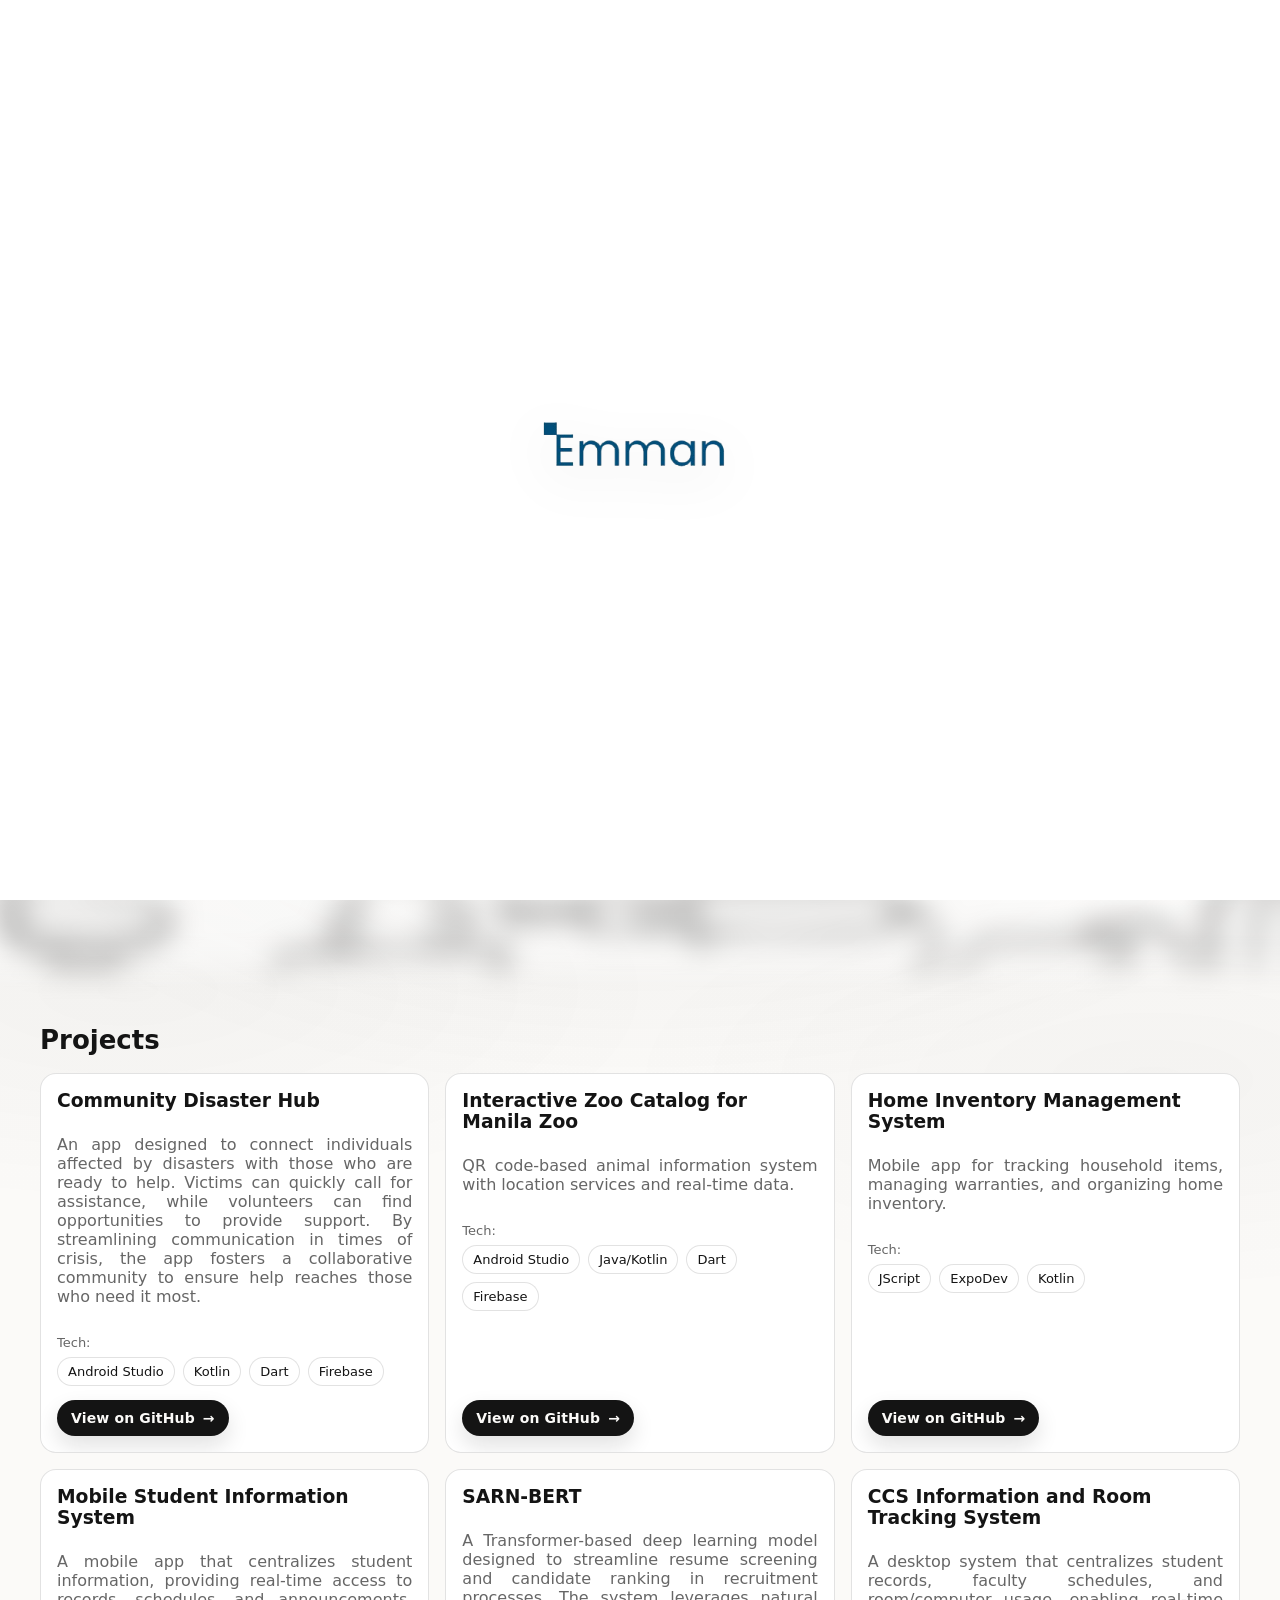
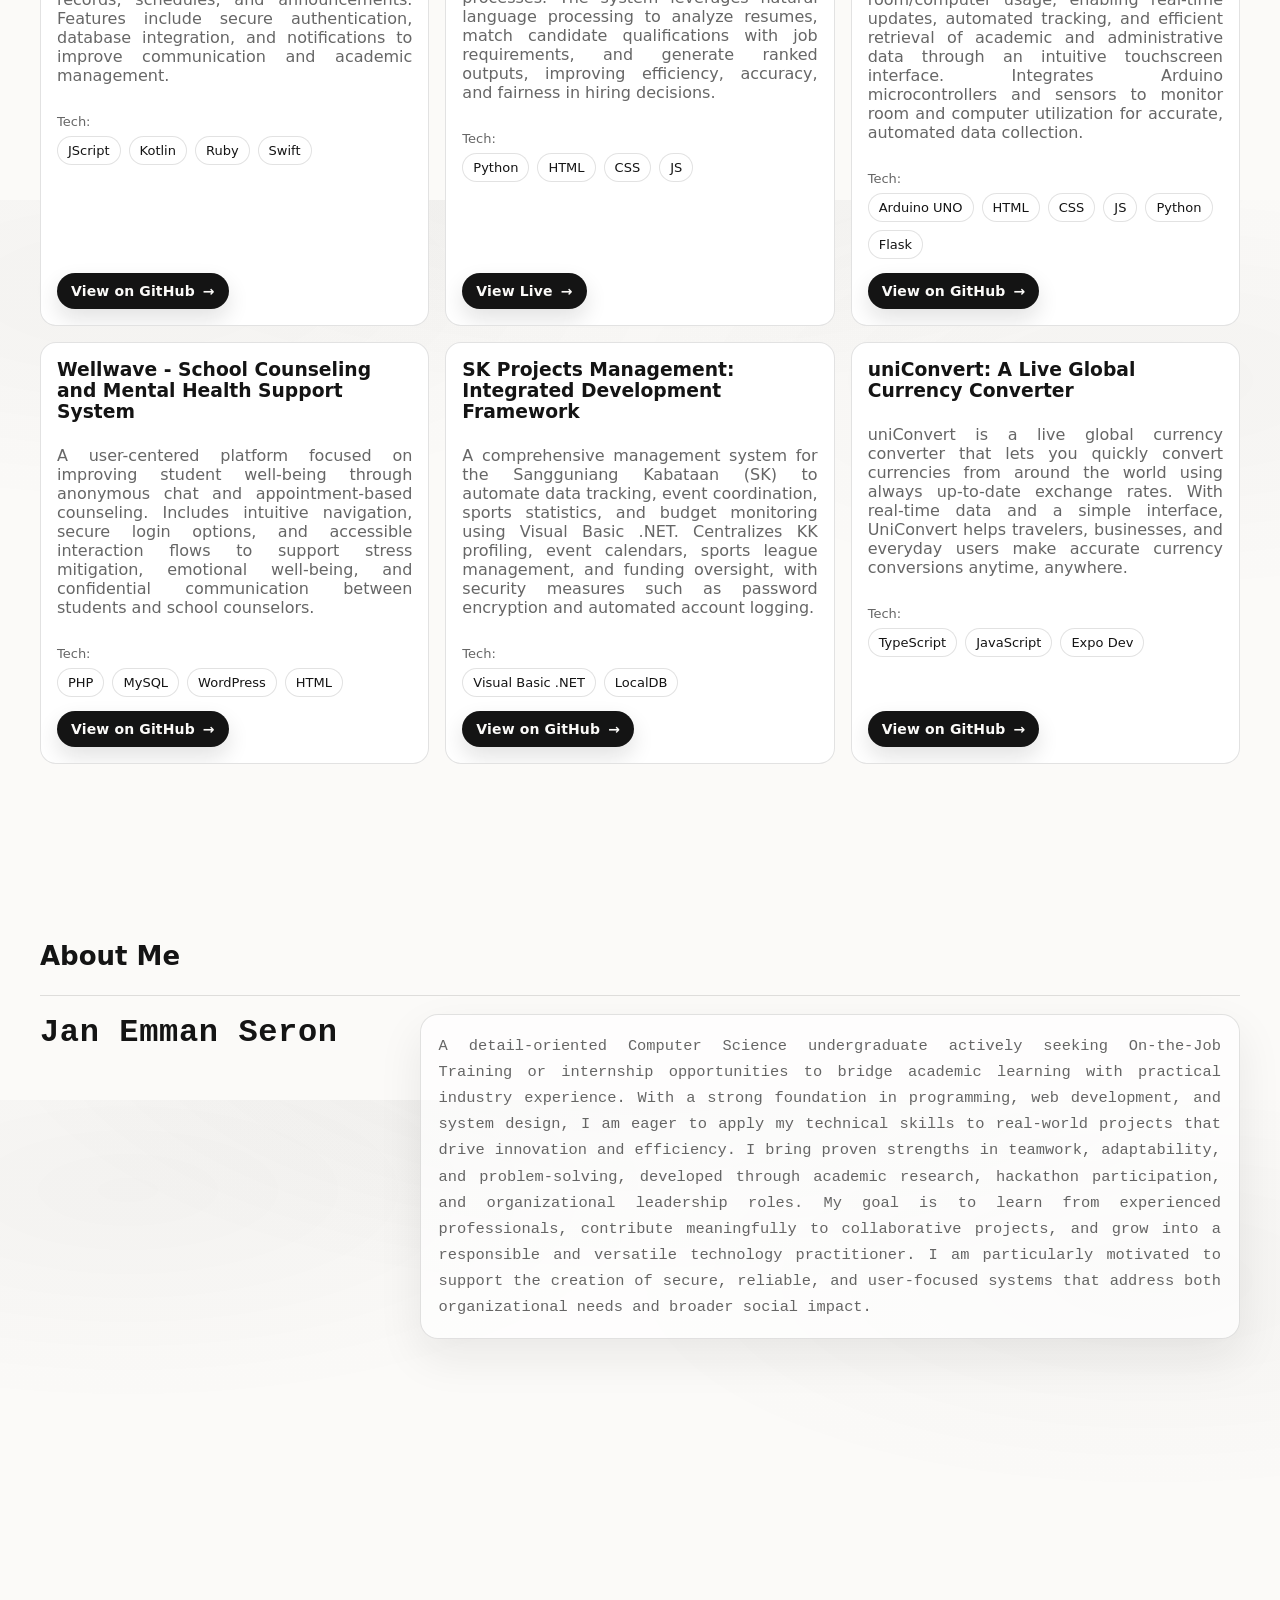
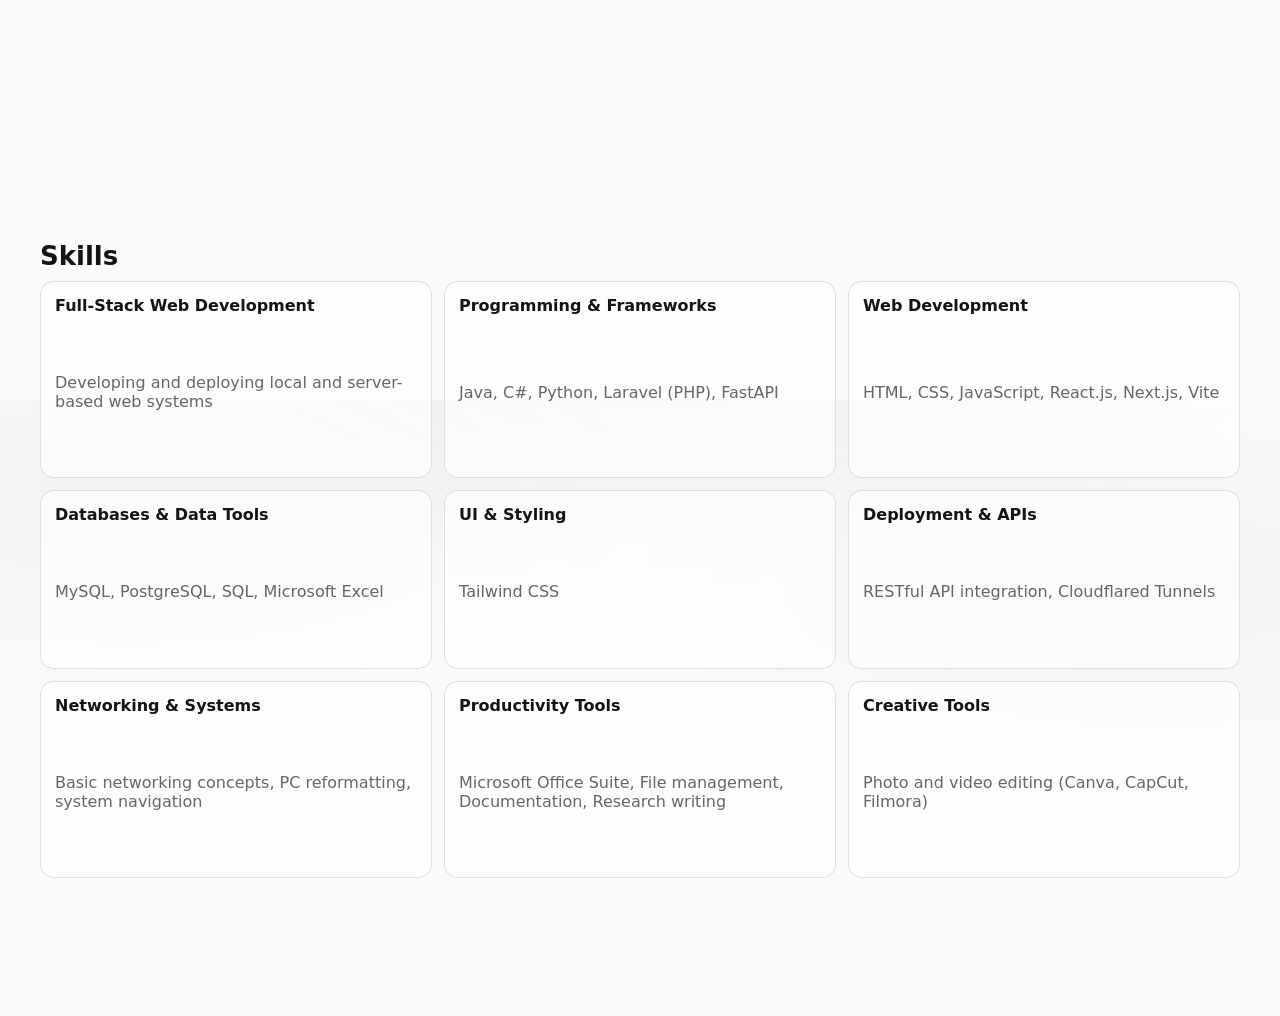
<file: index.html>
<!doctype html>
<html lang="en">
  <head>
    <meta charset="UTF-8" />
    <meta name="viewport" content="width=device-width, initial-scale=1.0" />
    <title>Jan Emman Seron | Portfolio</title>
    <link rel="stylesheet" href="styles.css" />
  </head>
  <body class="is-loading">
    <a class="skip-link" href="#main">Skip to content</a>

    <div class="loading-screen" id="loadingScreen" role="status" aria-live="polite" aria-label="Loading" tabindex="-1">
      <div class="loading-screen__inner">
        <img class="loading-screen__logo" src="images/name%20icon.png" alt="Jan Emman Seron" width="420" height="420" decoding="async" loading="eager" />
        <span class="sr-only">Loading…</span>
      </div>
    </div>

    <header class="site-header" aria-label="Main navigation">
      <div class="header-inner">
        <div class="brand" aria-label="Site title">
          <a class="brand-link" href="https://www.facebook.com/NorthOne11" target="_blank" rel="noopener noreferrer" aria-label="Open Jan Emman Seron's GitHub profile">
            <span class="brand-title">Jan Emman Seron</span>
            <span class="brand-tagline">Computer Science Student &amp; Passionate Backend Developer</span>
          </a>
        </div>

        <nav class="nav-right" aria-label="Primary">
          <a href="#top">Home</a>
          <a href="#projects">Projects</a>
          <a href="#about">About Me</a>
          <a href="#skills">Skills</a>
          <button class="nav-btn" type="button" id="contactBtn" aria-haspopup="dialog" aria-controls="contactPanel">Contact</button>
        </nav>

        <a class="download-btn" href="files/EMMAN%20SERON%20-%20RESUME.pdf" download aria-label="Download resume" title="Download resume">
          <svg class="download-icon" viewBox="0 0 24 24" aria-hidden="true" focusable="false">
            <path
              fill="currentColor"
              d="M12 3a1 1 0 0 1 1 1v9.59l2.3-2.3a1 1 0 1 1 1.4 1.42l-4.01 4a1 1 0 0 1-1.38 0l-4.01-4a1 1 0 1 1 1.4-1.42L11 13.59V4a1 1 0 0 1 1-1Zm-7 15a1 1 0 0 1 1 1v1h12v-1a1 1 0 1 1 2 0v2a1 1 0 0 1-1 1H5a1 1 0 0 1-1-1v-2a1 1 0 0 1 1-1Z"
            />
          </svg>
          <span class="sr-only">Download resume</span>
        </a>

        <button class="menu-btn" id="menuBtn" aria-label="Open menu" aria-expanded="false" aria-controls="mobileMenu">
          <span aria-hidden="true">Menu</span>
        </button>
      </div>

      <nav class="mobile-menu" id="mobileMenu" aria-label="Mobile" hidden>
        <a href="#top">Home</a>
        <a href="#about">About Me</a>
        <a href="#skills">Skills</a>
        <a href="#projects">Projects</a>
        <a href="files/EMMAN%20SERON%20-%20RESUME.pdf" download aria-label="Download resume">
          Download Resume
        </a>
        <button class="mobile-menu-btn" type="button" id="mobileContactBtn" aria-haspopup="dialog" aria-controls="contactPanel">Contact</button>
      </nav>
    </header>

    <main id="main">
      <section class="hero" id="top" aria-label="Intro">
        <div class="hero-inner">
          <p class="hero-kicker">Portfolio</p>
          <h1 class="hero-title">
            <span
              class="typewriter"
              id="introType"
              aria-hidden="true"
              data-text="Building reliable and secure systems through full-stack development, database design, and automation."
            ></span>
            <span class="sr-only"
              >Building reliable and secure systems through full-stack development, database design, and automation.</span
            >
          </h1>
          <div class="hero-actions">
            <a class="btn" href="#projects">View Projects</a>
          </div>
        </div>
      </section>

      <section class="section" id="projects" aria-label="Projects">
        <div class="section-inner">
          <h2>Projects</h2>
          <div class="grid" role="list">
            <article class="card" role="listitem" tabindex="0" aria-expanded="false" data-preview="images/community_disaster_hub.png">
              <div class="card-inner">
                <div class="card-face card-front">
                  <span class="card-hint" aria-hidden="true">Preview</span>
                  <h3>Community Disaster Hub</h3>
                  <p class="muted">An app designed to connect individuals affected by disasters with those who are ready to help. Victims can quickly call for assistance, while volunteers can find opportunities to provide support. By streamlining communication in times of crisis, the app fosters a collaborative community to ensure help reaches those who need it most.</p>
                  <p class="card-meta"><span class="meta-label">Tech:</span></p>
                  <ul class="tags" aria-label="Languages and tools used">
                    <li class="tag">Android Studio</li>
                    <li class="tag">Kotlin</li>
                    <li class="tag">Dart</li>
                    <li class="tag">Firebase</li>
                  </ul>
                  <div class="card-links">
                    <a class="link-btn" href="https://github.com/sydSeron/Hackathon-Team404-CommunityDisasterHub" target="_blank" rel="noopener noreferrer">View on GitHub</a>
                  </div>
                </div>
                <div class="card-face card-back" aria-hidden="true">
                  <img class="project-preview" src="images/community_disaster_hub.png" alt="Community Disaster Hub screenshot" loading="lazy" />
                  <p class="card-back-title">Community Disaster Hub</p>
                  <p class="card-back-hint">Click anywhere to flip back</p>
                </div>
              </div>
            </article>

            <article class="card" role="listitem" tabindex="0" aria-expanded="false" data-preview="images/Interactive_Zoo_Catalog.png">
              <div class="card-inner">
                <div class="card-face card-front">
                  <span class="card-hint" aria-hidden="true">Preview</span>
                  <h3>Interactive Zoo Catalog for Manila Zoo</h3>
                  <p class="muted">QR code-based animal information system with location services and real-time data.</p>
                  <p class="card-meta"><span class="meta-label">Tech:</span></p>
                  <ul class="tags" aria-label="Languages and tools used">
                    <li class="tag">Android Studio</li>
                    <li class="tag">Java/Kotlin</li>
                    <li class="tag">Dart</li>
                    <li class="tag">Firebase</li>
                  </ul>
                  <div class="card-links">
                    <a class="link-btn" href="https://github.com/sydSeron/interactive_zoo_catalog_using_qr_code_1" target="_blank" rel="noopener noreferrer">View on GitHub</a>
                  </div>
                </div>
                <div class="card-face card-back" aria-hidden="true">
                  <img class="project-preview" src="images/Interactive_Zoo_Catalog.png" alt="Interactive Zoo Catalog screenshot" loading="lazy" />
                  <p class="card-back-title">Interactive Zoo Catalog</p>
                  <p class="card-back-hint">Click anywhere to flip back</p>
                </div>
              </div>
            </article>

            <article class="card" role="listitem" tabindex="0" aria-expanded="false" data-preview="images/home_inventory_management_system.jpg">
              <div class="card-inner">
                <div class="card-face card-front">
                  <span class="card-hint" aria-hidden="true">Preview</span>
                  <h3>Home Inventory Management System</h3>
                  <p class="muted">Mobile app for tracking household items, managing warranties, and organizing home inventory.</p>
                  <p class="card-meta"><span class="meta-label">Tech:</span></p>
                  <ul class="tags" aria-label="Languages and tools used">
                    <li class="tag">JScript</li>
                    <li class="tag">ExpoDev</li>
                    <li class="tag">Kotlin</li>
                  </ul>
                  <div class="card-links">
                    <a class="link-btn" href="https://github.com/sydSeron/Home-Inventory-Management-System" target="_blank" rel="noopener noreferrer">View on GitHub</a>
                  </div>
                </div>
                <div class="card-face card-back" aria-hidden="true">
                  <img class="project-preview" src="images/home_inventory_management_system.jpg" alt="Home Inventory Management System screenshot" loading="lazy" />
                  <p class="card-back-title">Home Inventory Management System</p>
                  <p class="card-back-hint">Click anywhere to flip back</p>
                </div>
              </div>
            </article>

            <article class="card" role="listitem" tabindex="0" aria-expanded="false" data-preview="images/mobile_student_information_system.jpg">
              <div class="card-inner">
                <div class="card-face card-front">
                  <span class="card-hint" aria-hidden="true">Preview</span>
                  <h3>Mobile Student Information System</h3>
                  <p class="muted">A mobile app that centralizes student information, providing real-time access to records, schedules, and announcements. Features include secure authentication, database integration, and notifications to improve communication and academic management.</p>
                  <p class="card-meta"><span class="meta-label">Tech:</span></p>
                  <ul class="tags" aria-label="Languages and tools used">
                    <li class="tag">JScript</li>
                    <li class="tag">Kotlin</li>
                    <li class="tag">Ruby</li>
                    <li class="tag">Swift</li>
                  </ul>
                  <div class="card-links">
                    <a class="link-btn" href="https://github.com/sydSeron/Information-System-MobileApplication" target="_blank" rel="noopener noreferrer">View on GitHub</a>
                  </div>
                </div>
                <div class="card-face card-back" aria-hidden="true">
                  <img class="project-preview" src="images/mobile_student_information_system.jpg" alt="Mobile Student Information System screenshot" loading="lazy" />
                  <p class="card-back-title">Mobile Student Information System</p>
                  <p class="card-back-hint">Click anywhere to flip back</p>
                </div>
              </div>
            </article>

            <article class="card" role="listitem" tabindex="0" aria-expanded="false" data-preview="images/SARN-BERT.png">
              <div class="card-inner">
                <div class="card-face card-front">
                  <span class="card-hint" aria-hidden="true">Preview</span>
                  <h3>SARN-BERT</h3>
                  <p class="muted">A Transformer-based deep learning model designed to streamline resume screening and candidate ranking in recruitment processes. The system leverages natural language processing to analyze resumes, match candidate qualifications with job requirements, and generate ranked outputs, improving efficiency, accuracy, and fairness in hiring decisions.</p>
                  <p class="card-meta"><span class="meta-label">Tech:</span></p>
                  <ul class="tags" aria-label="Languages and tools used">
                    <li class="tag">Python</li>
                    <li class="tag">HTML</li>
                    <li class="tag">CSS</li>
                    <li class="tag">JS</li>
                  </ul>
                  <div class="card-links">
                    <a class="link-btn" href="https://sarnbert.app/" target="_blank" rel="noopener noreferrer">View Live</a>
                  </div>
                </div>
                <div class="card-face card-back" aria-hidden="true">
                  <img class="project-preview" src="images/SARN-BERT.png" alt="SARN-BERT screenshot" loading="lazy" />
                  <p class="card-back-title">SARN-BERT</p>
                  <p class="card-back-hint">Click anywhere to flip back</p>
                </div>
              </div>
            </article>

            <article class="card" role="listitem" tabindex="0" aria-expanded="false" data-preview="images/room_tracking_system.png">
              <div class="card-inner">
                <div class="card-face card-front">
                  <span class="card-hint" aria-hidden="true">Preview</span>
                  <h3>CCS Information and Room Tracking System</h3>
                  <p class="muted">
                    A desktop system that centralizes student records, faculty schedules, and room/computer usage, enabling real-time updates, automated tracking, and efficient retrieval of academic and administrative data through an intuitive touchscreen interface. Integrates Arduino microcontrollers and sensors to monitor room and computer utilization for accurate, automated data collection.
                  </p>
                  <p class="card-meta"><span class="meta-label">Tech:</span></p>
                  <ul class="tags" aria-label="Languages and tools used">
                    <li class="tag">Arduino UNO</li>
                    <li class="tag">HTML</li>
                    <li class="tag">CSS</li>
                    <li class="tag">JS</li>
                    <li class="tag">Python</li>
                    <li class="tag">Flask</li>
                  </ul>
                  <div class="card-links">
                    <a class="link-btn" href="https://github.com/sydSeron/Room-Tracking-System" target="_blank" rel="noopener noreferrer">View on GitHub</a>
                  </div>
                </div>
                <div class="card-face card-back" aria-hidden="true">
                  <img class="project-preview" src="images/room_tracking_system.png" alt="CCS Information and Room Tracking System screenshot" loading="lazy" />
                  <p class="card-back-title">CCS Information and Room Tracking System</p>
                  <p class="card-back-hint">Click anywhere to flip back</p>
                </div>
              </div>
            </article>

            <article class="card" role="listitem" tabindex="0" aria-expanded="false" data-preview="images/WellWave.jpg">
              <div class="card-inner">
                <div class="card-face card-front">
                  <span class="card-hint" aria-hidden="true">Preview</span>
                  <h3>Wellwave - School Counseling and Mental Health Support System</h3>
                  <p class="muted">
                    A user-centered platform focused on improving student well-being through anonymous chat and appointment-based counseling. Includes intuitive navigation, secure login options, and accessible interaction flows to support stress mitigation, emotional well-being, and confidential communication between students and school counselors.
                  </p>
                  <p class="card-meta"><span class="meta-label">Tech:</span></p>
                  <ul class="tags" aria-label="Languages and tools used">
                    <li class="tag">PHP</li>
                    <li class="tag">MySQL</li>
                    <li class="tag">WordPress</li>
                    <li class="tag">HTML</li>
                  </ul>
                  <div class="card-links">
                    <a class="link-btn" href="https://github.com/sydSeron/WellWave-Appointment-System" target="_blank" rel="noopener noreferrer">View on GitHub</a>
                  </div>
                </div>
                <div class="card-face card-back" aria-hidden="true">
                  <img class="project-preview" src="images/WellWave.jpg" alt="Wellwave screenshot" loading="lazy" />
                  <p class="card-back-title">Wellwave</p>
                  <p class="card-back-hint">Click anywhere to flip back</p>
                </div>
              </div>
            </article>

            <article class="card" role="listitem" tabindex="0" aria-expanded="false" data-preview="images/SK_Projects_Management.jpg">
              <div class="card-inner">
                <div class="card-face card-front">
                  <span class="card-hint" aria-hidden="true">Preview</span>
                  <h3>SK Projects Management: Integrated Development Framework</h3>
                  <p class="muted">
                    A comprehensive management system for the Sangguniang Kabataan (SK) to automate data tracking, event coordination, sports statistics, and budget monitoring using Visual Basic .NET. Centralizes KK profiling, event calendars, sports league management, and funding oversight, with security measures such as password encryption and automated account logging.
                  </p>
                  <p class="card-meta"><span class="meta-label">Tech:</span></p>
                  <ul class="tags" aria-label="Languages and tools used">
                    <li class="tag">Visual Basic .NET</li>
                    <li class="tag">LocalDB</li>
                  </ul>
                  <div class="card-links">
                    <a class="link-btn" href="https://github.com/sydSeron/SK_Projects_Management" target="_blank" rel="noopener noreferrer">View on GitHub</a>
                  </div>
                </div>
                <div class="card-face card-back" aria-hidden="true">
                  <img class="project-preview" src="images/SK_Projects_Management.jpg" alt="SK Projects Management screenshot" loading="lazy" />
                  <p class="card-back-title">SK Projects Management</p>
                  <p class="card-back-hint">Click anywhere to flip back</p>
                </div>
              </div>
            </article>

            <article class="card" role="listitem" tabindex="0" aria-expanded="false" data-preview="images/SK_Projects_Management.jpg">
              <div class="card-inner">
                <div class="card-face card-front">
                  <span class="card-hint" aria-hidden="true">Preview</span>
                  <h3>uniConvert: A Live Global Currency Converter</h3>
                  <p class="muted">
                      uniConvert is a live global currency converter that lets you quickly convert currencies from around the world using always up-to-date exchange rates. With real-time data and a simple interface, UniConvert helps travelers, businesses, and everyday users make accurate currency conversions anytime, anywhere.
                  </p>
                  <p class="card-meta"><span class="meta-label">Tech:</span></p>
                  <ul class="tags" aria-label="Languages and tools used">
                    <li class="tag">TypeScript</li>
                    <li class="tag">JavaScript</li>
                    <li class="tag">Expo Dev</li>
                  </ul>
                  <div class="card-links">
                    <a class="link-btn" href="https://github.com/sydSeron/uniconvert" target="_blank" rel="noopener noreferrer">View on GitHub</a>
                  </div>
                </div>
                <div class="card-face card-back" aria-hidden="true">
                  <img class="project-preview" src="images/uniConvert.jpg" alt="uniConvert screenshot" loading="lazy" />
                  <p class="card-back-title">uniConvert</p>
                  <p class="card-back-hint">Click anywhere to flip back</p>
                </div>
              </div>
            </article>
          </div>
        </div>
      </section>

      <section class="section" id="about" aria-label="About">
        <div class="section-inner">
          <h2>About Me</h2>
          <div class="section-divider" aria-hidden="true"></div>

          <div class="about-layout">
            <div class="about-name">
              <h3 class="about-title">Jan Emman Seron</h3>
            </div>

            <div class="about-description">
              <p class="muted">
                A detail-oriented Computer Science undergraduate actively seeking On-the-Job Training or internship opportunities to bridge academic learning with practical industry experience. With a strong foundation in programming, web development, and system design, I am eager to apply my technical skills to real-world projects that drive innovation and efficiency. I bring proven strengths in teamwork, adaptability, and problem-solving, developed through academic research, hackathon participation, and organizational leadership roles. My goal is to learn from experienced professionals, contribute meaningfully to collaborative projects, and grow into a responsible and versatile technology practitioner. I am particularly motivated to support the creation of secure, reliable, and user-focused systems that address both organizational needs and broader social impact.
              </p>
            </div>
          </div>
        </div>
      </section>

      <section class="section" id="skills" aria-label="Skills">
        <div class="section-inner">
          <h2>Skills</h2>
          <ul class="skill-list" aria-label="Skills overview">
            <li class="skill-item skill--fullstack">
              <span class="skill-label">Full-Stack Web Development</span>
              <span class="skill-value">Developing and deploying local and server-based web systems</span>
            </li>
            <li class="skill-item skill--programming">
              <span class="skill-label">Programming &amp; Frameworks</span>
              <span class="skill-value">Java, C#, Python, Laravel (PHP), FastAPI</span>
            </li>
            <li class="skill-item skill--webdev">
              <span class="skill-label">Web Development</span>
              <span class="skill-value">HTML, CSS, JavaScript, React.js, Next.js, Vite</span>
            </li>
            <li class="skill-item skill--databases">
              <span class="skill-label">Databases &amp; Data Tools</span>
              <span class="skill-value">MySQL, PostgreSQL, SQL, Microsoft Excel</span>
            </li>
            <li class="skill-item skill--ui">
              <span class="skill-label">UI &amp; Styling</span>
              <span class="skill-value">Tailwind CSS</span>
            </li>
            <li class="skill-item skill--apis">
              <span class="skill-label">Deployment &amp; APIs</span>
              <span class="skill-value">RESTful API integration, Cloudflared Tunnels</span>
            </li>
            <li class="skill-item skill--networking">
              <span class="skill-label">Networking &amp; Systems</span>
              <span class="skill-value">Basic networking concepts, PC reformatting, system navigation</span>
            </li>
            <li class="skill-item skill--productivity">
              <span class="skill-label">Productivity Tools</span>
              <span class="skill-value">Microsoft Office Suite, File management, Documentation, Research writing</span>
            </li>
            <li class="skill-item skill--creative">
              <span class="skill-label">Creative Tools</span>
              <span class="skill-value">Photo and video editing (Canva, CapCut, Filmora)</span>
            </li>
          </ul>

          <footer class="site-footer" aria-label="Credits">
            <div class="footer-inner">
              <p class="muted">© 2026 Jan Emman Seron</p>
            </div>
          </footer>
        </div>
      </section>

    </main>

    <aside class="social-sidebar" aria-label="Social links">
      <a class="social-btn" href="https://www.facebook.com/NorthOne11" target="_blank" rel="noopener noreferrer" aria-label="Facebook" title="Facebook" data-label="Facebook">
        <svg class="social-icon" viewBox="0 0 24 24" aria-hidden="true" focusable="false">
          <path fill="currentColor" d="M13.5 22v-8h2.7l.4-3h-3.1V9.1c0-.9.3-1.6 1.7-1.6H16.7V4.9c-.3 0-1.4-.1-2.6-.1-2.6 0-4.3 1.6-4.3 4.5V11H7.2v3h2.6v8h3.7z" />
        </svg>
      </a>

      <a class="social-btn" href="https://www.linkedin.com/in/jan-emman-seron-aa069a37a" target="_blank" rel="noopener noreferrer" aria-label="LinkedIn" title="LinkedIn" data-label="LinkedIn">
        <svg class="social-icon" viewBox="0 0 24 24" aria-hidden="true" focusable="false">
          <path fill="currentColor" d="M6.94 6.5A2.06 2.06 0 1 1 6.94 2.4a2.06 2.06 0 0 1 0 4.1ZM4.8 21.6h4.3V8.1H4.8v13.5ZM13.1 8.1H9.1v13.5h4.1v-7.1c0-1.9.4-3.7 2.8-3.7s2.4 2.2 2.4 3.8v7h4.2v-7.9c0-3.9-.8-6.9-5.4-6.9-2.2 0-3.6 1.2-4.2 2.3h-.1V8.1Z" />
        </svg>
      </a>

      <a class="social-btn" href="mailto:seron.e.bscs@gmail.com" aria-label="Email" title="Email" data-label="Email">
        <svg class="social-icon" viewBox="0 0 24 24" aria-hidden="true" focusable="false">
          <path fill="currentColor" d="M20 4H4c-1.1 0-2 .9-2 2v12c0 1.1.9 2 2 2h16c1.1 0 2-.9 2-2V6c0-1.1-.9-2-2-2Zm0 4-8 5-8-5V6l8 5 8-5v2Z" />
        </svg>
      </a>

      <a class="social-btn" href="https://github.com/sydSeron" target="_blank" rel="noopener noreferrer" aria-label="GitHub" title="GitHub" data-label="GitHub">
        <svg class="social-icon" viewBox="0 0 24 24" aria-hidden="true" focusable="false">
          <path fill="currentColor" d="M12 2a10 10 0 0 0-3.2 19.5c.5.1.7-.2.7-.5v-1.8c-2.9.6-3.5-1.2-3.5-1.2-.5-1.1-1.1-1.4-1.1-1.4-.9-.6.1-.6.1-.6 1 .1 1.6 1 1.6 1 .9 1.6 2.5 1.1 3.1.8.1-.7.4-1.1.7-1.4-2.3-.3-4.7-1.1-4.7-5a3.9 3.9 0 0 1 1-2.7 3.6 3.6 0 0 1 .1-2.7s.8-.3 2.8 1a9.6 9.6 0 0 1 5.1 0c2-1.3 2.8-1 2.8-1a3.6 3.6 0 0 1 .1 2.7 3.9 3.9 0 0 1 1 2.7c0 3.9-2.4 4.7-4.7 5 .4.3.7 1 .7 2v3c0 .3.2.6.7.5A10 10 0 0 0 12 2Z" />
        </svg>
      </a>

      <a class="social-btn" href="tel:+639926484271" aria-label="Phone" title="Phone" data-label="Phone">
        <svg class="social-icon" viewBox="0 0 24 24" aria-hidden="true" focusable="false">
          <path fill="currentColor" d="M6.6 10.8a15.8 15.8 0 0 0 6.6 6.6l2.2-2.2c.3-.3.7-.4 1.1-.3 1.2.4 2.4.6 3.7.6.6 0 1 .4 1 1V20c0 .6-.4 1-1 1C11.8 21 3 12.2 3 1c0-.6.4-1 1-1h3.3c.6 0 1 .4 1 1 0 1.3.2 2.5.6 3.7.1.4 0 .8-.3 1.1l-2.6 2Z" />
        </svg>
      </a>
    </aside>

    <div class="contact-panel" id="contactPanel" aria-hidden="true" hidden>
      <div class="contact-panel__overlay" data-close="true" aria-hidden="true"></div>

      <div class="contact-panel__drawer" role="dialog" aria-modal="true" aria-labelledby="contactTitle" tabindex="-1">
        <div class="contact-panel__header">
          <h2 id="contactTitle" class="contact-panel__title">Contacts</h2>
          <button class="contact-panel__close" type="button" id="contactPanelClose" aria-label="Close contacts">×</button>
        </div>

        <p class="muted contact-panel__subtitle">You can reach me through any of these.</p>

        <ul class="contact-panel__list" aria-label="Contact links">
          <li>
            <a class="contact-panel__item" href="https://www.facebook.com/NorthOne11" target="_blank" rel="noopener noreferrer">
              <span class="contact-panel__icon" aria-hidden="true">
                <svg viewBox="0 0 24 24" focusable="false"><path fill="currentColor" d="M13.5 22v-8h2.7l.4-3h-3.1V9.1c0-.9.3-1.6 1.7-1.6H16.7V4.9c-.3 0-1.4-.1-2.6-.1-2.6 0-4.3 1.6-4.3 4.5V11H7.2v3h2.6v8h3.7z"/></svg>
              </span>
              <span class="contact-panel__label">Facebook</span>
              <span class="contact-panel__value">facebook.com/NorthOne11</span>
            </a>
          </li>
          <li>
            <a class="contact-panel__item" href="https://www.linkedin.com/in/jan-emman-seron-aa069a37a" target="_blank" rel="noopener noreferrer">
              <span class="contact-panel__icon" aria-hidden="true">
                <svg viewBox="0 0 24 24" focusable="false"><path fill="currentColor" d="M6.94 6.5A2.06 2.06 0 1 1 6.94 2.4a2.06 2.06 0 0 1 0 4.1ZM4.8 21.6h4.3V8.1H4.8v13.5ZM13.1 8.1H9.1v13.5h4.1v-7.1c0-1.9.4-3.7 2.8-3.7s2.4 2.2 2.4 3.8v7h4.2v-7.9c0-3.9-.8-6.9-5.4-6.9-2.2 0-3.6 1.2-4.2 2.3h-.1V8.1Z"/></svg>
              </span>
              <span class="contact-panel__label">LinkedIn</span>
              <span class="contact-panel__value">linkedin.com/in/jan-emman-seron-aa069a37a</span>
            </a>
          </li>
          <li>
            <a class="contact-panel__item" href="mailto:seron.e.bscs@gmail.com">
              <span class="contact-panel__icon" aria-hidden="true">
                <svg viewBox="0 0 24 24" focusable="false"><path fill="currentColor" d="M20 4H4c-1.1 0-2 .9-2 2v12c0 1.1.9 2 2 2h16c1.1 0 2-.9 2-2V6c0-1.1-.9-2-2-2Zm0 4-8 5-8-5V6l8 5 8-5v2Z"/></svg>
              </span>
              <span class="contact-panel__label">Email</span>
              <span class="contact-panel__value">seron.e.bscs@gmail.com</span>
            </a>
          </li>
          <li>
            <a class="contact-panel__item" href="https://github.com/sydSeron" target="_blank" rel="noopener noreferrer">
              <span class="contact-panel__icon" aria-hidden="true">
                <svg viewBox="0 0 24 24" focusable="false"><path fill="currentColor" d="M12 2a10 10 0 0 0-3.2 19.5c.5.1.7-.2.7-.5v-1.8c-2.9.6-3.5-1.2-3.5-1.2-.5-1.1-1.1-1.4-1.1-1.4-.9-.6.1-.6.1-.6 1 .1 1.6 1 1.6 1 .9 1.6 2.5 1.1 3.1.8.1-.7.4-1.1.7-1.4-2.3-.3-4.7-1.1-4.7-5a3.9 3.9 0 0 1 1-2.7 3.6 3.6 0 0 1 .1-2.7s.8-.3 2.8 1a9.6 9.6 0 0 1 5.1 0c2-1.3 2.8-1 2.8-1a3.6 3.6 0 0 1 .1 2.7 3.9 3.9 0 0 1 1 2.7c0 3.9-2.4 4.7-4.7 5 .4.3.7 1 .7 2v3c0 .3.2.6.7.5A10 10 0 0 0 12 2Z"/></svg>
              </span>
              <span class="contact-panel__label">GitHub</span>
              <span class="contact-panel__value">github.com/sydSeron</span>
            </a>
          </li>
          <li>
            <a class="contact-panel__item" href="tel:+639926484271">
              <span class="contact-panel__icon" aria-hidden="true">
                <svg viewBox="0 0 24 24" focusable="false"><path fill="currentColor" d="M6.6 10.8a15.8 15.8 0 0 0 6.6 6.6l2.2-2.2c.3-.3.7-.4 1.1-.3 1.2.4 2.4.6 3.7.6.6 0 1 .4 1 1V20c0 .6-.4 1-1 1C11.8 21 3 12.2 3 1c0-.6.4-1 1-1h3.3c.6 0 1 .4 1 1 0 1.3.2 2.5.6 3.7.1.4 0 .8-.3 1.1l-2.6 2Z"/></svg>
              </span>
              <span class="contact-panel__label">Phone</span>
              <span class="contact-panel__value">+63 992 648 4271</span>
            </a>
          </li>
        </ul>
      </div>
    </div>

    <script src="script.js"></script>
  </body>
</html>
</file>
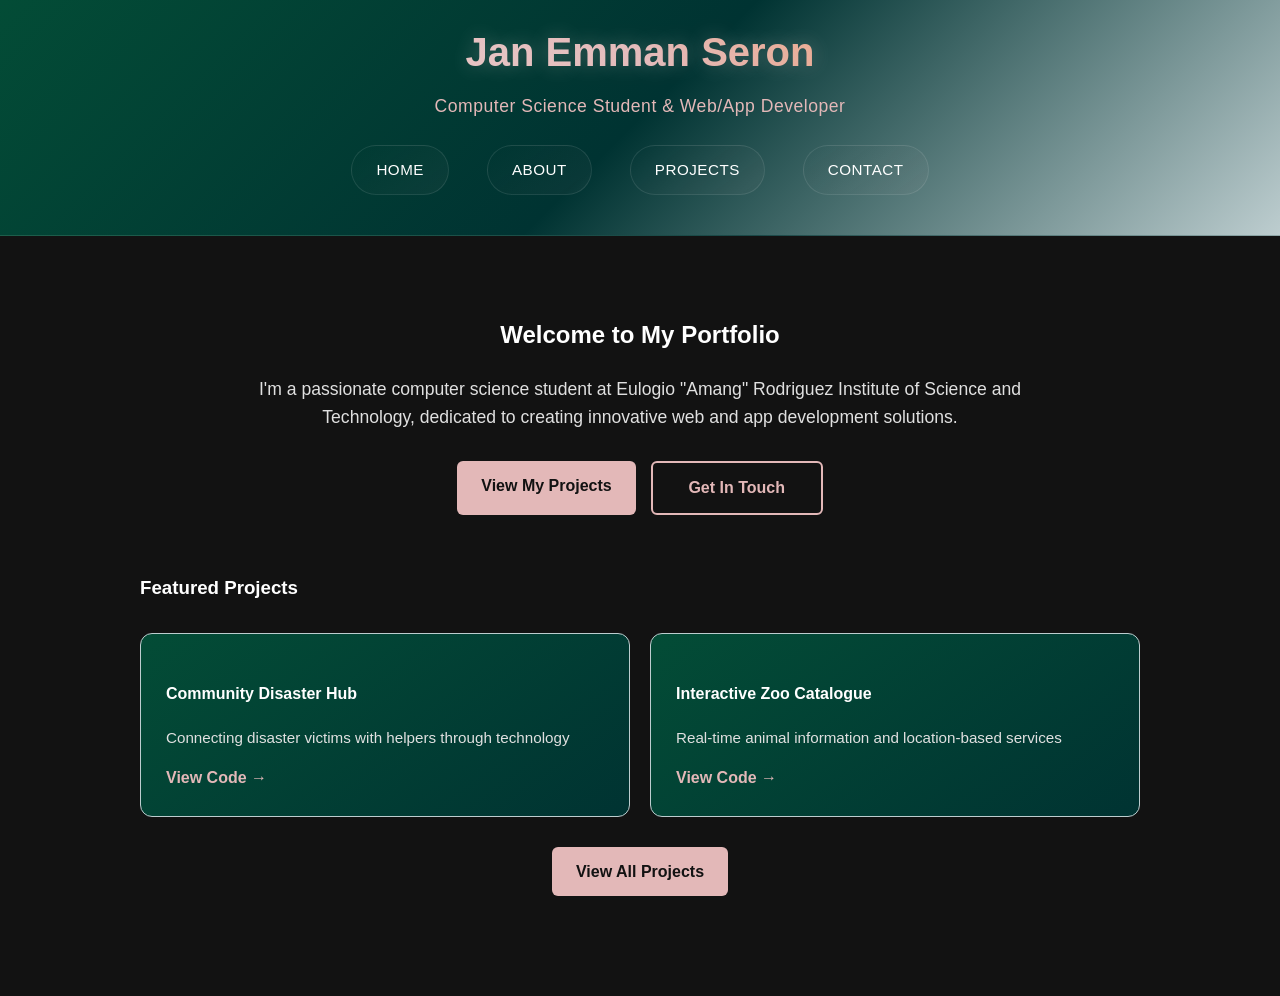
<file: src/index.html>
<!DOCTYPE html>
<html lang="en">
<head>
    <meta charset="UTF-8">
    <meta name="viewport" content="width=device-width, initial-scale=1.0">
    <title>Jan Emman Seron - Portfolio</title>
    <link rel="icon" type="image/png" href="assets/favicon.png">
    <link rel="stylesheet" href="css/main.css">
    <link rel="stylesheet" href="css/dark-theme.css" id="dark-theme">
    <link rel="stylesheet" href="css/components.css">
    <link rel="stylesheet" href="css/transitions.css">
</head>
<body class="page-transition">
    <header>
        <h1>Jan Emman Seron</h1>
        <p class="subtitle">Computer Science Student & Web/App Developer</p>
        <nav>
            <a href="index.html" class="nav-link">Home</a>
            <a href="about.html" class="nav-link">About</a>
            <a href="projects.html" class="nav-link">Projects</a>
            <a href="contact.html" class="nav-link">Contact</a>
        </nav>
    </header>

    <main>
        <section class="hero">
            <h2>Welcome to My Portfolio</h2>
            <p class="hero-description">
                I'm a passionate computer science student at Eulogio "Amang" Rodriguez Institute of Science and Technology, dedicated to creating 
                innovative web and app development solutions.
            </p>
            <div class="cta-buttons">
                <a href="projects.html" class="button primary">View My Projects</a>
                <a href="contact.html" class="button secondary">Get In Touch</a>
            </div>
        </section>

        <section style="margin-top: 0px;" class="featured-projects">
            <h3>Featured Projects</h3>
            <div class="projects-preview">
                <div class="project-card">
                    <h4>Community Disaster Hub</h4>
                    <p>Connecting disaster victims with helpers through technology</p>
                    <a target="_blank" href="https://github.com/sydSeron/Hackathon-Team404-CommunityDisasterHub" class="project-link">View Code →</a>
                </div>
                <div class="project-card">
                    <h4>Interactive Zoo Catalogue</h4>
                    <p>Real-time animal information and location-based services</p>
                    <a target="_blank" href="https://github.com/sydSeron/interactive_zoo_catalog_using_qr_code_1" class="project-link">View Code →</a>
                </div>
            </div>
            <div class="view-all-container">
                <a href="projects.html" class="button">View All Projects</a>
            </div>
        </section>
    </main>

    <script src="js/main.js"></script>
    <script src="js/theme-toggle.js"></script>
    <script src="js/page-transitions.js"></script>
</body>
</html>
</file>
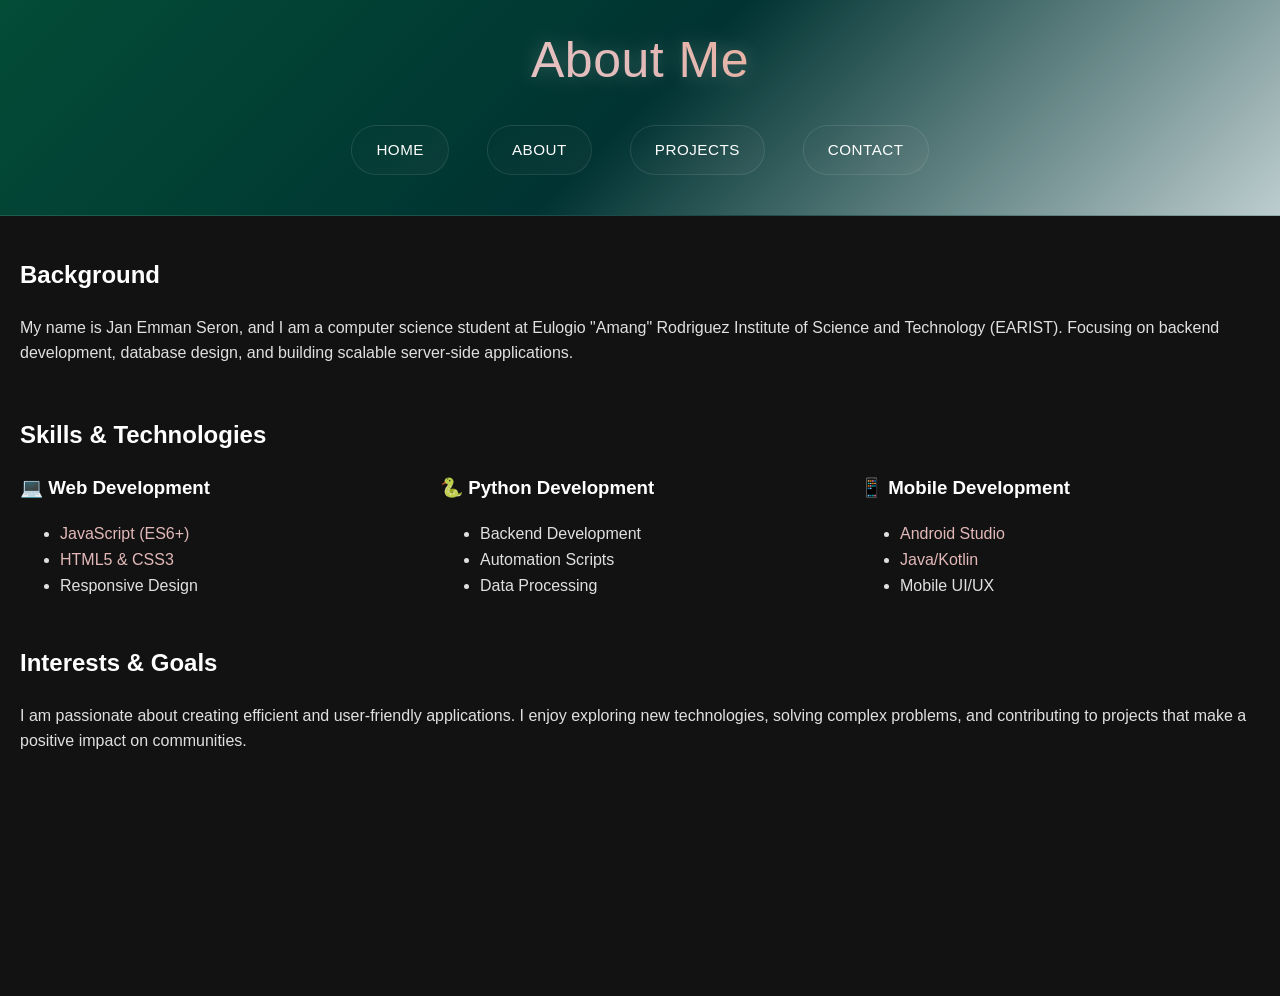
<file: about.html>
<!DOCTYPE html>
<html lang="en">
<head>
    <meta charset="UTF-8">
    <meta name="viewport" content="width=device-width, initial-scale=1.0">
    <title>About Me - Portfolio</title>
    <link rel="stylesheet" href="css/main.css">
    <link rel="stylesheet" href="css/dark-theme.css" id="dark-theme">
    <link rel="stylesheet" href="css/components.css">
    <link rel="stylesheet" href="css/transitions.css">
</head>
<body class="page-transition">
    <header>
        <h1 style="font-size:50px;"class="subtitle">About Me</h1>
        <nav>
            <a href="index.html" class="nav-link">Home</a>
            <a href="about.html" class="nav-link">About</a>
            <a href="projects.html" class="nav-link">Projects</a>
            <a href="contact.html" class="nav-link">Contact</a>
        </nav>
    </header>

    <main class="fade-in">
        <section class="about-intro">
            <h2>Background</h2>
            <p>
                My name is Jan Emman Seron, and I am a computer science student at 
                Eulogio "Amang" Rodriguez Institute of Science and Technology (EARIST). 
                Focusing on backend development, database design, and building scalable server-side applications.
            </p>
        </section>
        <section class="skills-section">
            <h2 style="margin-bottom: -30px;margin-top: 50px;">Skills & Technologies</h2>
            <div class="skills-grid">
                <div class="skill-category">
                    <h3>💻 Web Development</h3>
                    <ul>
                        <li><a target="_blank" style="color: #E3B8B8;" href="https://en.wikipedia.org/wiki/JavaScript">JavaScript (ES6+)</a></li>
                        <li><a target="_blank" style="color: #E3B8B8;" href="https://en.wikipedia.org/wiki/HTML5">HTML5 & CSS3</a></li>
                        <li>Responsive Design</li>
                    </ul>
                </div>
                <div class="skill-category">
                    <h3>🐍 Python Development</h3>
                    <ul>
                        <li>Backend Development</li>
                        <li>Automation Scripts</li>
                        <li>Data Processing</li>
                    </ul>
                </div>
                <div class="skill-category">
                    <h3>📱 Mobile Development</h3>
                    <ul>
                        <li><a target="_blank" style="color: #E3B8B8;" href="https://en.wikipedia.org/wiki/Android_Studio">Android Studio</a></li>
                        <li><a target="_blank" style="color: #E3B8B8;" href="https://en.wikipedia.org/wiki/Java_(programming_language)">Java/Kotlin</a></li>
                        <li>Mobile UI/UX</li>
                    </ul>
                </div>
            </div>
        </section>
        
        <section class="interests-section">
            <h2>Interests & Goals</h2>
            <p>
                I am passionate about creating efficient and user-friendly applications. 
                I enjoy exploring new technologies, solving complex problems, and contributing 
                to projects that make a positive impact on communities.
            </p>
        </section>
    </main>

    <script src="js/main.js"></script>
    <script src="js/theme-toggle.js"></script>
    <script src="js/page-transitions.js"></script>
    <script src="js/enhanced-transitions.js"></script>
</body>
</html>
</file>
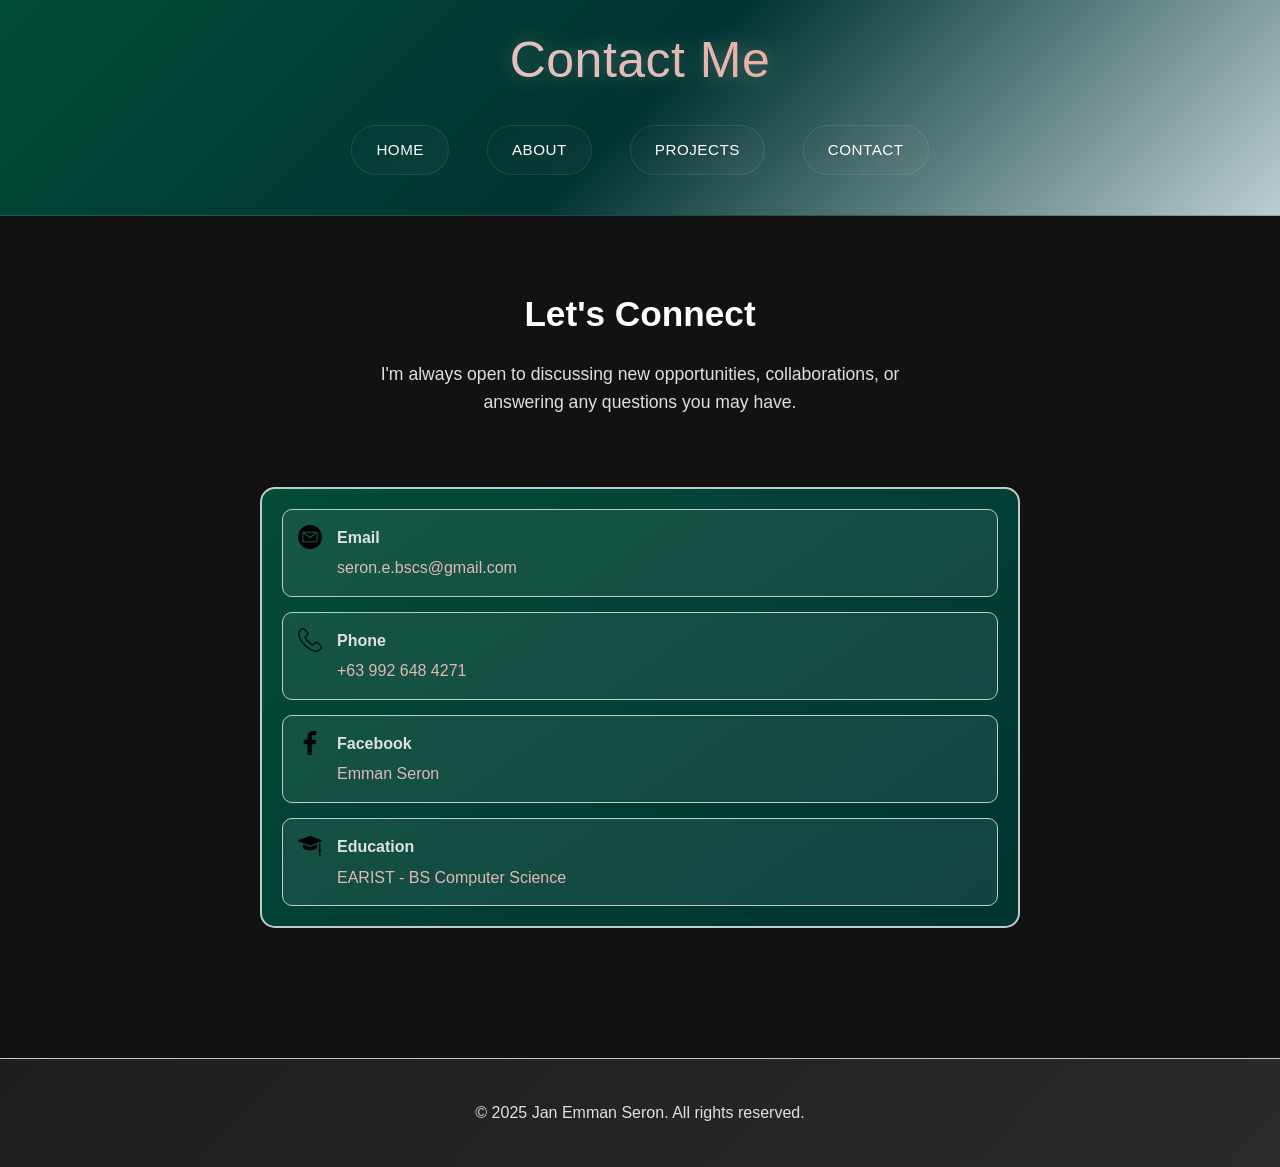
<file: contact.html>
<!DOCTYPE html>
<html lang="en">
<head>
    <meta charset="UTF-8">
    <meta name="viewport" content="width=device-width, initial-scale=1.0">
    <title>Lets Connect</title>
    <link rel="stylesheet" href="css/main.css">
    <link rel="stylesheet" href="css/dark-theme.css" id="dark-theme">
    <link rel="stylesheet" href="css/components.css">
    <link rel="stylesheet" href="css/transitions.css">
</head>
<body class="page-transition">
    <header>
        <h1 style="font-size: 50px;"class="subtitle">Contact Me</h1>
        <nav>
            <a href="index.html" class="nav-link">Home</a>
            <a href="about.html" class="nav-link">About</a>
            <a href="projects.html" class="nav-link">Projects</a>
            <a href="contact.html" class="nav-link">Contact</a>
        </nav>
    </header>

    <main class="fade-in">
        <section class="contact-intro">
            <h2>Let's Connect</h2>
            <p>I'm always open to discussing new opportunities, collaborations, or answering any questions you may have.</p>
        </section>

        <section class="contact-content">
            <div class="contact-info">
                <div class="contact-item">
                    <div class="contact-icon"><img src="assets/images/email.png" alt="Email" style="width: 24px; height: 24px;"></div>
                    <div class="contact-details">
                        <strong>Email</strong>
                        <a href="mailto:seron.e.bscs@gmail.com">seron.e.bscs@gmail.com</a>
                    </div>
                </div>

                <div class="contact-item">
                    <div class="contact-icon"><img src="assets/images/telephone.png" alt="Phone" style="width: 24px; height: 24px;"></div>
                    <div class="contact-details">
                        <strong>Phone</strong>
                        <a href="tel:+639926484271">+63 992 648 4271</a>
                    </div>
                </div>

                <div class="contact-item">
                    <div class="contact-icon"><img src="assets/images/facebook-app-symbol.png" alt="Facebook" style="width: 24px; height: 24px;"></div>
                    <div class="contact-details">
                        <strong>Facebook</strong>
                        <a href="https://www.facebook.com/NorthOne11" target="_blank">Emman Seron</a>
                    </div>
                </div>

                <div class="contact-item">
                    <div class="contact-icon"><img src="assets/images/mortarboard.png" alt="Education" style="width: 24px; height: 24px;"></div>
                    <div class="contact-details">
                        <strong>Education</strong>
                        <span style="color: #E3B8B8;">EARIST - BS Computer Science</span>
                    </div>
                </div>
            </div>
        </section>
    </main>

    <footer>
        <p>&copy; 2025 Jan Emman Seron. All rights reserved.</p>
    </footer>

    <script src="js/main.js"></script>
    <script src="js/theme-toggle.js"></script>
    <script src="js/page-transitions.js"></script>
    <script src="js/enhanced-transitions.js"></script>
</body>
</html>
</file>
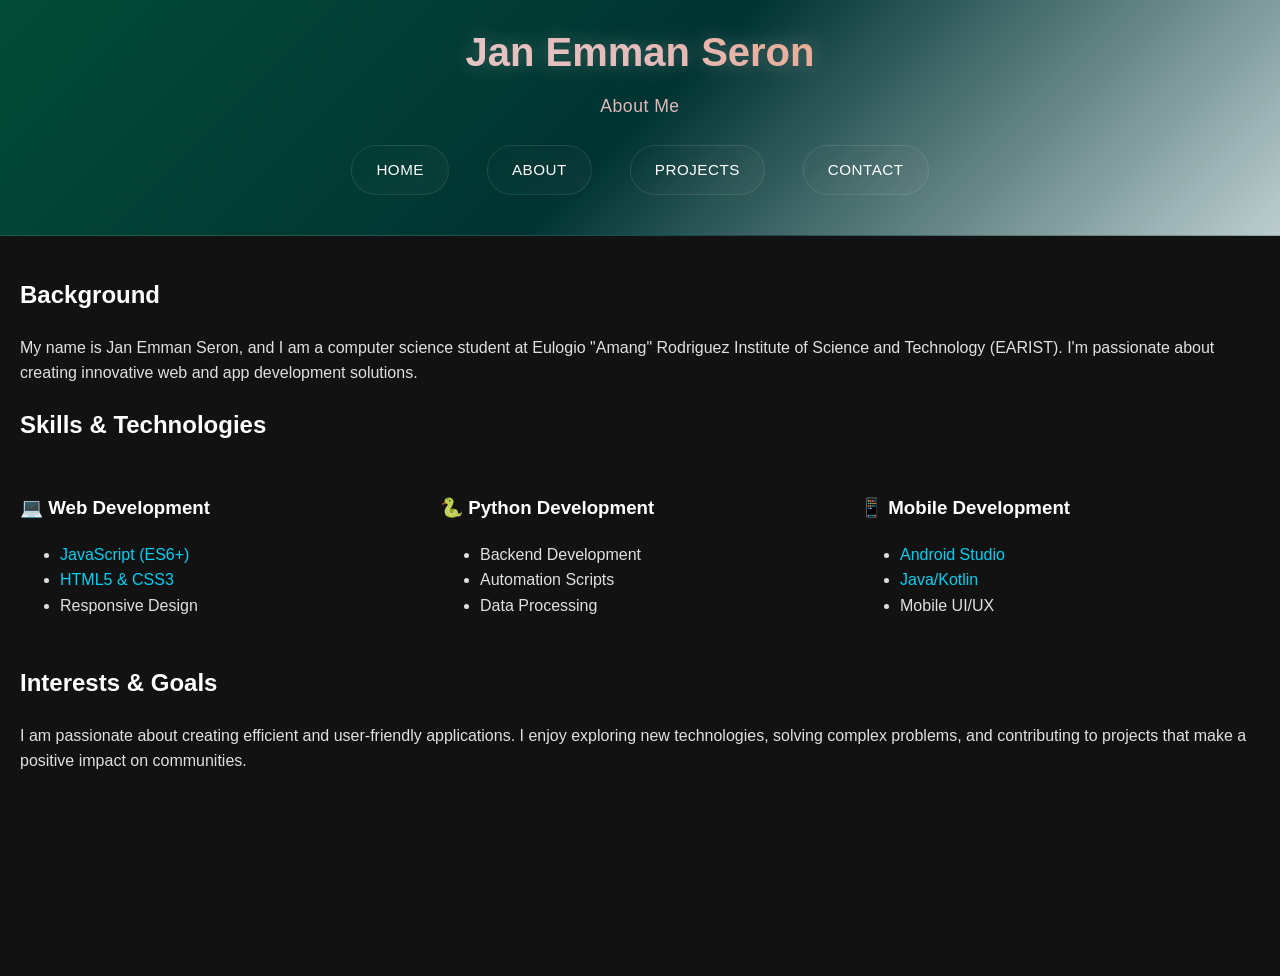
<file: src/about.html>
<!DOCTYPE html>
<html lang="en">
<head>
    <meta charset="UTF-8">
    <meta name="viewport" content="width=device-width, initial-scale=1.0">
    <title>About Me - Jan Emman Seron</title>
    <link rel="stylesheet" href="css/main.css">
    <link rel="stylesheet" href="css/dark-theme.css" id="dark-theme">
    <link rel="stylesheet" href="css/components.css">
    <link rel="stylesheet" href="css/transitions.css">
</head>
<body class="page-transition">
    <header>
        <h1>Jan Emman Seron</h1>
        <p class="subtitle">About Me</p>
        <nav>
            <a href="index.html" class="nav-link">Home</a>
            <a href="about.html" class="nav-link">About</a>
            <a href="projects.html" class="nav-link">Projects</a>
            <a href="contact.html" class="nav-link">Contact</a>
        </nav>
    </header>

    <main class="fade-in">
        <section class="about-intro">
            <h2>Background</h2>
            <p>
                My name is Jan Emman Seron, and I am a computer science student at 
                Eulogio "Amang" Rodriguez Institute of Science and Technology (EARIST). 
                I'm passionate about creating innovative web and app development solutions.
            </p>
        </section>

        <section class="skills-section">
            <h2>Skills & Technologies</h2>
            <div class="skills-grid">
                <div class="skill-category">
                    <h3>💻 Web Development</h3>
                    <ul>
                        <li><a target="_blank" style="color: rgba(2, 216, 253, 0.966);" href="https://en.wikipedia.org/wiki/JavaScript">JavaScript (ES6+)</a></li>
                        <li><a target="_blank" style="color: rgba(2, 216, 253, 0.966);" href="https://en.wikipedia.org/wiki/HTML5">HTML5 & CSS3</a></li>
                        <li>Responsive Design</li>
                    </ul>
                </div>
                <div class="skill-category">
                    <h3>🐍 Python Development</h3>
                    <ul>
                        <li>Backend Development</li>
                        <li>Automation Scripts</li>
                        <li>Data Processing</li>
                    </ul>
                </div>
                <div class="skill-category">
                    <h3>📱 Mobile Development</h3>
                    <ul>
                        <li><a target="_blank" style="color: rgba(2, 216, 253, 0.966);" href="https://en.wikipedia.org/wiki/Android_Studio">Android Studio</a></li>
                        <li><a target="_blank" style="color: rgba(2, 216, 253, 0.966);" href="https://en.wikipedia.org/wiki/Java_(programming_language)">Java/Kotlin</a></li>
                        <li>Mobile UI/UX</li>
                    </ul>
                </div>
            </div>
        </section>
        
        <section class="interests-section">
            <h2>Interests & Goals</h2>
            <p>
                I am passionate about creating efficient and user-friendly applications. 
                I enjoy exploring new technologies, solving complex problems, and contributing 
                to projects that make a positive impact on communities.
            </p>
        </section>
    </main>

    <script src="js/main.js"></script>
    <script src="js/theme-toggle.js"></script>
    <script src="js/page-transitions.js"></script>
</body>
</html>
</file>
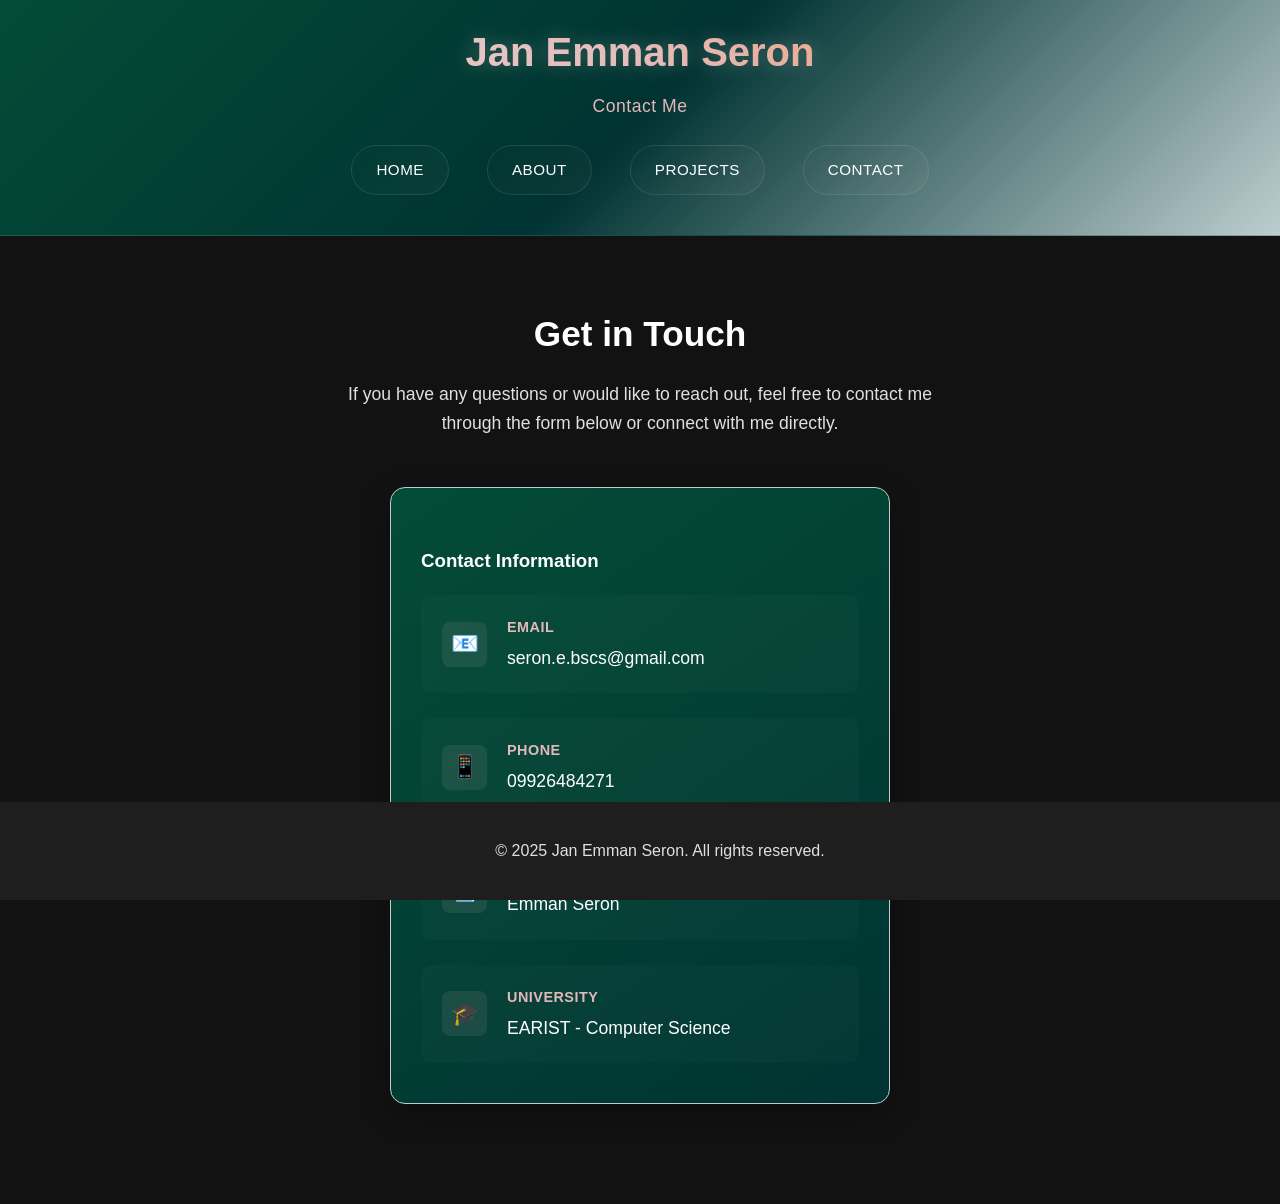
<file: src/contact.html>
<!DOCTYPE html>
<html lang="en">
<head>
    <meta charset="UTF-8">
    <meta name="viewport" content="width=device-width, initial-scale=1.0">
    <title>Contact - Jan Emman Seron</title>
    <link rel="stylesheet" href="css/main.css">
    <link rel="stylesheet" href="css/dark-theme.css" id="dark-theme">
    <link rel="stylesheet" href="css/components.css">
    <link rel="stylesheet" href="css/transitions.css">
</head>
<body class="page-transition">
    <header>
        <h1>Jan Emman Seron</h1>
        <p class="subtitle">Contact Me</p>
        <nav>
            <a href="index.html" class="nav-link">Home</a>
            <a href="about.html" class="nav-link">About</a>
            <a href="projects.html" class="nav-link">Projects</a>
            <a href="contact.html" class="nav-link">Contact</a>
        </nav>
    </header>

    <main class="fade-in">
        <section class="contact-intro">
            <h2>Get in Touch</h2>
            <p>If you have any questions or would like to reach out, feel free to contact me through the form below or connect with me directly.</p>
        </section>

        <section class="contact-content">
            <div class="contact-info">
                <h3>Contact Information</h3>
                <div class="contact-item">
                    <div class="contact-icon">📧</div>
                    <div class="contact-details">
                        <strong>Email</strong>
                        <a href="mailto:seron.e.bscs@gmail.com">seron.e.bscs@gmail.com</a>
                    </div>
                </div>

                <div class="contact-item">
                    <div class="contact-icon">📱</div>
                    <div class="contact-details">
                        <strong>Phone</strong>
                        <a href="tel:+639926484271">09926484271</a>
                    </div>
                </div>

                <div class="contact-item">
                    <div class="contact-icon">📘</div>
                    <div class="contact-details">
                        <strong>Facebook</strong>
                        <a href="https://facebook.com/NorthOne11" target="_blank">Emman Seron</a>
                    </div>
                </div>

                <div class="contact-item">
                    <div class="contact-icon">🎓</div>
                    <div class="contact-details">
                        <strong>University</strong>
                        <span>EARIST - Computer Science</span>
                    </div>
                </div>
            </div>
        </section>
    </main>

    <footer>
        <p>&copy; 2025 Jan Emman Seron. All rights reserved.</p>
    </footer>

    <script src="js/main.js"></script>
    <script src="js/theme-toggle.js"></script>
    <script src="js/page-transitions.js"></script>
</body>
</html>
</file>
<file: styles.css>
:root {
  --bg: #fbfaf8;
  --surface: #ffffff;
  --ink: #141414;
  --muted: rgba(20, 20, 20, 0.65);
  --line: rgba(20, 20, 20, 0.12);
  --shadow: 0 18px 45px rgba(20, 20, 20, 0.08);
  --max: 1200px;
  --header-h: 64px;
}

[hidden] {
  display: none !important;
}

.sr-only {
  position: absolute;
  width: 1px;
  height: 1px;
  padding: 0;
  margin: -1px;
  overflow: hidden;
  clip: rect(0, 0, 0, 0);
  white-space: nowrap;
  border: 0;
}

* {
  box-sizing: border-box;
}

html,
body {
  height: 100%;
}

html {
  scroll-behavior: smooth;
  scroll-snap-type: y mandatory;
  scroll-padding-top: var(--header-h);
}

@media (prefers-reduced-motion: reduce) {
  html {
    scroll-behavior: auto;
    scroll-snap-type: none;
  }
}

body {
  margin: 0;
  font-family: ui-sans-serif, system-ui, -apple-system, Segoe UI, Roboto, Arial, "Noto Sans", "Liberation Sans", sans-serif;
  color: var(--ink);
  position: relative;
  background:
    radial-gradient(1200px 520px at 50% -10%, rgba(20, 20, 20, 0.06), transparent 55%),
    radial-gradient(900px 360px at 10% 10%, rgba(20, 20, 20, 0.035), transparent 60%),
    radial-gradient(900px 360px at 90% 20%, rgba(20, 20, 20, 0.03), transparent 60%),
    var(--bg);
}

/* Loading screen */
body.is-loading {
  overflow: hidden;
}

.loading-screen {
  position: fixed;
  inset: 0;
  z-index: 999;
  display: grid;
  place-items: center;
  background: #ffffff;
  color: var(--ink);
}

.loading-screen::before {
  content: none;
}

.loading-screen__inner {
  position: relative;
  z-index: 1;
  display: grid;
  place-items: center;
  gap: 10px;
}

.loading-screen__logo {
  width: min(420px, 80vw);
  height: auto;
  animation: loader-heartbeat 1.25s ease-in-out infinite;
  filter: drop-shadow(0 14px 26px rgba(20, 20, 20, 0.12));
  transform-origin: center;
}

@keyframes loader-heartbeat {
  0% {
    opacity: 0.95;
    transform: scale(1);
  }
  22% {
    opacity: 0.55;
    transform: scale(0.985);
  }
  42% {
    opacity: 1;
    transform: scale(1.02);
  }
  60% {
    opacity: 0.72;
    transform: scale(0.995);
  }
  100% {
    opacity: 0.95;
    transform: scale(1);
  }
}

.loading-screen.is-hidden {
  opacity: 0;
  pointer-events: none;
  transition: opacity 320ms ease;
}

/* Page entrance (slide in from left after loader) */
.js .header-inner,
.js .hero-inner,
.js .social-sidebar {
  transition: transform 650ms cubic-bezier(0.2, 0.9, 0.2, 1), opacity 650ms ease;
}

.js body.is-loading .header-inner,
.js body.is-loading .hero-inner,
.js body.is-loading .social-sidebar {
  opacity: 0;
  transform: translateX(-34px);
}

.js body.is-loaded .header-inner,
.js body.is-loaded .hero-inner,
.js body.is-loaded .social-sidebar {
  opacity: 1;
  transform: translateX(0);
}

@media (prefers-reduced-motion: reduce) {
  .loading-screen {
    display: none;
  }

  .js .header-inner,
  .js .hero-inner,
  .js .social-sidebar {
    transition: none;
  }
}

body::before {
  content: "";
  position: fixed;
  inset: -48px;
  z-index: 0;
  pointer-events: none;
  background: url("images/techdoodle.jpg") center / cover no-repeat;
  filter: blur(14px);
  opacity: 0.50;
  transform: scale(1.04);
}

main {
  position: relative;
  z-index: 1;
}

/* Cursor glow (fine-pointer devices only) */
.cursor-glow {
  position: fixed;
  left: 0;
  top: 0;
  width: 520px;
  height: 520px;
  border-radius: 999px;
  pointer-events: none;
  opacity: 0;
  z-index: 0;
  transform: translate3d(-999px, -999px, 0);
  will-change: transform, opacity;
  transition: opacity 180ms ease;
  background: radial-gradient(
    circle,
    rgba(20, 20, 20, 0.22) 0%,
    rgba(20, 20, 20, 0.14) 22%,
    rgba(20, 20, 20, 0.08) 42%,
    rgba(20, 20, 20, 0.04) 58%,
    rgba(20, 20, 20, 0) 74%
  );
  filter: blur(18px);
  mix-blend-mode: multiply;
}

.cursor-glow.is-visible {
  opacity: 1;
}

@media (hover: none), (pointer: coarse) {
  .cursor-glow {
    display: none;
  }
}

@media (prefers-reduced-motion: reduce) {
  .cursor-glow {
    display: none;
  }
}

a {
  color: inherit;
  text-decoration: none;
}

a:hover {
  text-decoration: underline;
  text-underline-offset: 4px;
}

.social-sidebar {
  position: fixed;
  right: 18px;
  top: 50%;
  transform: translateY(-50%);
  display: flex;
  flex-direction: column;
  gap: 10px;
  z-index: 70;
}

.social-btn {
  width: 44px;
  height: 44px;
  border-radius: 999px;
  display: grid;
  place-items: center;
  text-decoration: none;
  background: rgba(20, 20, 20, 0.9);
  color: #ffffff;
  border: 1px solid rgba(255, 255, 255, 0.16);
  box-shadow: 0 14px 30px rgba(20, 20, 20, 0.18);
  backdrop-filter: blur(10px);
  transition: transform 180ms ease, filter 180ms ease, box-shadow 180ms ease;
  position: relative;
}

.social-btn:hover {
  text-decoration: none;
  transform: translateX(-2px) scale(1.03);
  filter: brightness(1.05);
  box-shadow: 0 18px 40px rgba(20, 20, 20, 0.22);
}

.social-btn:focus-visible {
  outline: 2px solid rgba(20, 20, 20, 0.35);
  outline-offset: 3px;
}

.social-icon {
  width: 20px;
  height: 20px;
}

.social-btn::after {
  content: attr(data-label);
  position: absolute;
  right: calc(100% + 10px);
  top: 50%;
  transform: translateY(-50%);
  padding: 7px 10px;
  border-radius: 999px;
  background: rgba(20, 20, 20, 0.92);
  color: #fff;
  border: 1px solid rgba(255, 255, 255, 0.16);
  font-size: 12px;
  letter-spacing: 0.02em;
  white-space: nowrap;
  opacity: 0;
  pointer-events: none;
  filter: blur(2px);
  transition: opacity 160ms ease, filter 160ms ease;
}

.social-btn:hover::after,
.social-btn:focus-visible::after {
  opacity: 1;
  filter: blur(0);
}

@media (prefers-reduced-motion: reduce) {
  .social-btn {
    transition: none;
  }

  .social-btn:hover {
    transform: none;
  }
}

@media (max-height: 520px) {
  .social-sidebar {
    display: none;
  }
}

.skip-link {
  position: absolute;
  left: -999px;
  top: 8px;
  padding: 10px 12px;
  background: var(--surface);
  border: 1px solid var(--line);
  border-radius: 8px;
  z-index: 100;
}

.skip-link:focus {
  left: 10px;
}

.site-header {
  position: fixed;
  top: 0;
  left: 0;
  right: 0;
  z-index: 120;
  background: rgba(251, 250, 248, 0.92);
  backdrop-filter: blur(8px);
  border-bottom: 1px solid var(--line);
}

.header-inner {
  max-width: var(--max);
  margin: 0 auto;
  padding: 14px 18px;
  display: flex;
  justify-content: space-between;
  align-items: center;
  gap: 14px;
}

.nav-right {
  display: flex;
  align-items: center;
  justify-content: flex-end;
  gap: 18px;
  font-size: 14px;
  letter-spacing: 0.02em;
  white-space: nowrap;
}

.nav-right a {
  text-transform: uppercase;
  font-weight: 700;
  letter-spacing: 0.08em;
  position: relative;
  padding: 6px 2px;
}

.nav-right a::after {
  content: "";
  position: absolute;
  left: 0;
  right: 0;
  bottom: -6px;
  height: 2px;
  border-radius: 2px;
  background: currentColor;
  transform: scaleX(0);
  transform-origin: left;
  opacity: 0.75;
  transition: transform 160ms ease;
}

.nav-right a.is-active,
.nav-right a[aria-current="page"] {
  text-decoration: none;
}

.nav-right a.is-active::after,
.nav-right a[aria-current="page"]::after {
  transform: scaleX(1);
}

.nav-right .nav-btn {
  appearance: none;
  background: transparent;
  border: 0;
  padding: 0;
  margin: 0;
  font: inherit;
  color: inherit;
  cursor: pointer;
  text-transform: uppercase;
  font-weight: 700;
  letter-spacing: 0.08em;
}

.nav-right .nav-btn:hover {
  text-decoration: underline;
  text-underline-offset: 4px;
}

.download-btn {
  margin-left: 18px;
  width: 44px;
  height: 44px;
  padding: 0;
  border-radius: 999px;
  border: 1px solid var(--ink);
  background: var(--ink);
  color: var(--bg);
  text-decoration: none;
  box-shadow: 0 10px 22px rgba(20, 20, 20, 0.12);
  transition: transform 160ms ease, box-shadow 160ms ease, filter 160ms ease;
  white-space: nowrap;
  display: inline-grid;
  place-items: center;
}

.download-icon {
  width: 20px;
  height: 20px;
}

.download-btn:hover {
  text-decoration: none;
  filter: brightness(1.05);
  transform: translateY(-1px);
  box-shadow: 0 14px 28px rgba(20, 20, 20, 0.16);
}

.download-btn:focus-visible {
  outline: 2px solid rgba(20, 20, 20, 0.35);
  outline-offset: 3px;
}

.nav-pill {
  padding: 6px 10px;
}

.icon-link {
  font-size: 16px;
  line-height: 1;
}

.brand {
  text-align: center;
}

.brand-link {
  display: inline-flex;
  flex-direction: column;
  gap: 2px;
}

.brand-title {
  font-size: 14px;
  letter-spacing: 0.12em;
  text-transform: uppercase;
}

.brand-tagline {
  font-size: 11px;
  letter-spacing: 0.08em;
  color: var(--muted);
}

.menu-btn {
  display: none;
  margin-left: auto;
  background: transparent;
  border: 1px solid var(--line);
  border-radius: 999px;
  padding: 8px 12px;
  font: inherit;
  cursor: pointer;
}

.mobile-menu {
  max-width: var(--max);
  margin: 0 auto;
  padding: 10px 18px 14px;
  display: grid;
  grid-auto-rows: min-content;
  gap: 10px;
  border-top: 1px solid var(--line);
}

.mobile-menu a {
  padding: 10px 12px;
  border: 1px solid var(--line);
  border-radius: 10px;
  background: var(--surface);
}

.mobile-menu a.is-active,
.mobile-menu a[aria-current="page"] {
  border-color: rgba(20, 20, 20, 0.28);
  background: rgba(20, 20, 20, 0.05);
  font-weight: 700;
}

.mobile-menu-btn {
  appearance: none;
  width: 100%;
  text-align: left;
  padding: 10px 12px;
  border: 1px solid var(--line);
  border-radius: 10px;
  background: var(--surface);
  font: inherit;
  cursor: pointer;
  text-transform: uppercase;
  font-weight: 700;
  letter-spacing: 0.08em;
}

.mobile-menu-btn:focus-visible {
  outline: 2px solid rgba(20, 20, 20, 0.35);
  outline-offset: 3px;
}

body.panel-open {
  overflow: hidden;
}

.contact-panel {
  position: fixed;
  inset: 0;
  z-index: 220;
}

body.panel-open .social-sidebar {
  opacity: 0;
  pointer-events: none;
}

.contact-panel__overlay {
  position: absolute;
  inset: 0;
  background: rgba(20, 20, 20, 0.45);
  opacity: 0;
  transition: opacity 220ms ease;
}

.contact-panel__drawer {
  position: absolute;
  top: 0;
  right: 0;
  height: 100%;
  width: min(420px, 92vw);
  padding: 18px 18px 22px;
  background: rgba(255, 255, 255, 0.72);
  border-left: 1px solid rgba(20, 20, 20, 0.12);
  box-shadow: -22px 0 60px rgba(20, 20, 20, 0.18);
  backdrop-filter: blur(14px);
  transform: translateX(18px);
  opacity: 0;
  transition: transform 220ms ease, opacity 220ms ease;
  overflow: auto;
}

.contact-panel.is-open .contact-panel__overlay {
  opacity: 1;
}

.contact-panel.is-open .contact-panel__drawer {
  transform: translateX(0);
  opacity: 1;
}

.contact-panel__header {
  display: flex;
  align-items: center;
  justify-content: space-between;
  gap: 10px;
}

.contact-panel__title {
  margin: 0;
  font-size: 18px;
  text-transform: uppercase;
  letter-spacing: 0.12em;
}

.contact-panel__close {
  appearance: none;
  width: 40px;
  height: 40px;
  border-radius: 12px;
  border: 1px solid rgba(20, 20, 20, 0.14);
  background: rgba(255, 255, 255, 0.7);
  color: var(--ink);
  font-size: 22px;
  line-height: 1;
  cursor: pointer;
  transition: transform 160ms ease, filter 160ms ease;
}

.contact-panel__close:hover {
  filter: brightness(1.03);
  transform: translateY(-1px);
}

.contact-panel__close:focus-visible {
  outline: 2px solid rgba(20, 20, 20, 0.35);
  outline-offset: 3px;
}

.contact-panel__subtitle {
  margin: 10px 0 0;
}

.contact-panel__list {
  list-style: none;
  padding: 0;
  margin: 14px 0 0;
  display: grid;
  gap: 10px;
}

.contact-panel__item {
  display: grid;
  grid-template-columns: 40px 1fr;
  gap: 10px 12px;
  align-items: center;
  padding: 12px 12px;
  border-radius: 16px;
  border: 1px solid rgba(20, 20, 20, 0.12);
  background: rgba(255, 255, 255, 0.68);
  text-decoration: none;
  box-shadow: 0 10px 24px rgba(20, 20, 20, 0.06);
  transition: transform 180ms ease, box-shadow 180ms ease;
}

.contact-panel__item:hover {
  text-decoration: none;
  transform: translateY(-1px);
  box-shadow: 0 14px 34px rgba(20, 20, 20, 0.09);
}

.contact-panel__icon {
  width: 40px;
  height: 40px;
  border-radius: 999px;
  display: grid;
  place-items: center;
  background: rgba(20, 20, 20, 0.9);
  color: #fff;
}

.contact-panel__icon svg {
  width: 18px;
  height: 18px;
}

.contact-panel__label {
  font-weight: 800;
  letter-spacing: 0.02em;
}

.contact-panel__value {
  grid-column: 2;
  color: var(--muted);
  font-size: 13px;
  margin-top: -4px;
}

@media (prefers-reduced-motion: reduce) {
  .contact-panel__overlay,
  .contact-panel__drawer,
  .contact-panel__item,
  .contact-panel__close {
    transition: none;
  }
}

.hero {
  position: relative;
  min-height: 100vh;
  display: grid;
  place-items: center;
  padding: 56px 18px;
  scroll-snap-align: start;
  scroll-snap-stop: always;
  background:
    linear-gradient(180deg, rgba(20, 20, 20, 0.05), rgba(20, 20, 20, 0.02)),
    radial-gradient(1000px 400px at 50% 10%, rgba(20, 20, 20, 0.06), transparent 60%);
  overflow: hidden;
}

.hero::before {
  content: "";
  position: absolute;
  inset: -120px -80px auto -80px;
  height: 520px;
  background:
    radial-gradient(closest-side at 30% 40%, rgba(20, 20, 20, 0.08), transparent 70%),
    radial-gradient(closest-side at 70% 30%, rgba(20, 20, 20, 0.06), transparent 75%);
  filter: blur(28px);
  opacity: 0.7;
  pointer-events: none;
}

.hero-inner {
  text-align: center;
  max-width: 760px;
  padding: 34px 28px;
  border: 1px solid var(--line);
  border-radius: 26px;
  background: rgba(255, 255, 255, 0.64);
  box-shadow: var(--shadow);
  backdrop-filter: blur(10px);
}

.hero-kicker {
  margin: 0 0 8px;
  color: var(--muted);
  letter-spacing: 0.14em;
  text-transform: uppercase;
  font-size: 12px;
}

.hero-title {
  margin: 0;
  font-family: "Courier New", Courier, ui-monospace, SFMono-Regular, Menlo, Monaco, Consolas, "Liberation Mono", "DejaVu Sans Mono", monospace;
  font-size: clamp(18px, 2.2vw, 28px);
  letter-spacing: -0.01em;
  line-height: 1.4;
  font-weight: 700;
  text-wrap: balance;
  text-align: justify;
  text-justify: inter-word;
  text-align-last: center;
  hyphens: auto;
}

.typewriter {
  display: inline;
}

.typewriter::after {
  content: "";
  display: inline-block;
  width: 2px;
  height: 1em;
  background: var(--ink);
  margin-left: 6px;
  vertical-align: -0.12em;
  animation: caret-blink 900ms steps(1, end) infinite;
}

@keyframes caret-blink {
  0%,
  49% {
    opacity: 1;
  }
  50%,
  100% {
    opacity: 0;
  }
}

.hero-subtitle {
  margin: 14px 0 0;
  font-size: clamp(16px, 2.2vw, 20px);
  color: var(--muted);
}

.hero-actions {
  margin-top: 22px;
  display: inline-flex;
  gap: 12px;
  flex-wrap: wrap;
  justify-content: center;
}

.btn {
  display: inline-block;
  padding: 10px 14px;
  border-radius: 999px;
  border: 1px solid var(--ink);
  background: var(--ink);
  color: var(--bg);
  font-size: 14px;
  box-shadow: 0 10px 22px rgba(20, 20, 20, 0.12);
  transition: transform 160ms ease, box-shadow 160ms ease, filter 160ms ease;
}

.btn:hover {
  text-decoration: none;
  filter: brightness(1.05);
  transform: translateY(-1px);
  box-shadow: 0 14px 28px rgba(20, 20, 20, 0.16);
}

.btn:focus-visible,
.menu-btn:focus-visible,
.nav-left a:focus-visible,
.nav-right a:focus-visible,
.mobile-menu a:focus-visible {
  outline: 2px solid rgba(20, 20, 20, 0.35);
  outline-offset: 3px;
  border-radius: 10px;
}

.btn-ghost {
  background: transparent;
  color: var(--ink);
  border-color: var(--line);
  box-shadow: none;
}

.section {
  min-height: 100vh;
  padding: calc(52px + var(--header-h)) 18px 52px;
  scroll-snap-align: start;
  scroll-snap-stop: always;
}

/* Fade-in-on-scroll text reveal (JS adds .js to <html> and toggles .is-visible) */
.js .reveal {
  opacity: 0;
  transform: translateY(12px);
  filter: blur(6px);
  transition: opacity 520ms ease, transform 520ms ease, filter 520ms ease;
}

.js .reveal.is-visible {
  opacity: 1;
  transform: translateY(0);
  filter: blur(0);
}

@media (prefers-reduced-motion: reduce) {
  .js .reveal {
    opacity: 1;
    transform: none;
    filter: none;
    transition: none;
  }
}

.section-inner {
  max-width: var(--max);
  margin: 0 auto;
}

#skills .section-inner {
  min-height: calc(100vh - (52px + var(--header-h)) - 52px);
  display: flex;
  flex-direction: column;
}

#skills .skill-list {
  flex: 1 1 auto;
}

.section h2 {
  margin: 0 0 10px;
  font-size: 26px;
}

.subhead {
  margin: 18px 0 10px;
  font-size: 18px;
  letter-spacing: 0.01em;
}

.skill-list {
  list-style: none;
  padding: 0;
  margin: 0;
  display: grid;
  gap: 10px;
  grid-template-columns: 1fr;
}

.skill-item {
  display: grid;
  gap: 6px;
  padding: 14px 14px;
  border: 1px solid var(--line);
  border-radius: 14px;
  background: rgba(255, 255, 255, 0.65);
  position: relative;
  overflow: hidden;
  box-shadow: 0 0 0 rgba(20, 20, 20, 0);
  transform: translateY(0);
  transition: transform 220ms ease, box-shadow 220ms ease, border-color 220ms ease, background 220ms ease;
}

.skill-item > * {
  position: relative;
  z-index: 1;
}

.skill-item::before,
.skill-item::after {
  content: "";
  position: absolute;
  inset: -60px;
  pointer-events: none;
  opacity: 0;
  z-index: 0;
}

.skill-item:hover {
  transform: translateY(-3px);
  border-color: rgba(20, 20, 20, 0.22);
  background: rgba(255, 255, 255, 0.72);
  box-shadow: 0 18px 45px rgba(20, 20, 20, 0.10);
}

.skill-item:hover::before,
.skill-item:hover::after {
  opacity: 1;
}

/* Individual skill hover themes */

/* Full-Stack: rotating "system" glow + faint grid */
.skill--fullstack::before {
  background: conic-gradient(
    from 90deg,
    rgba(20, 20, 20, 0) 0deg,
    rgba(20, 20, 20, 0.18) 60deg,
    rgba(20, 20, 20, 0) 140deg,
    rgba(20, 20, 20, 0.10) 220deg,
    rgba(20, 20, 20, 0) 360deg
  );
  filter: blur(18px);
  transform: rotate(0deg);
}

.skill--fullstack::after {
  inset: 0;
  opacity: 0;
  background:
    linear-gradient(transparent 0 0),
    linear-gradient(to right, rgba(20, 20, 20, 0.06) 1px, transparent 1px),
    linear-gradient(to bottom, rgba(20, 20, 20, 0.06) 1px, transparent 1px);
  background-size: 100% 100%, 28px 28px, 28px 28px;
  mask: radial-gradient(circle at 35% 35%, rgba(0, 0, 0, 0.65) 0%, rgba(0, 0, 0, 0) 60%);
}

.skill--fullstack:hover::before {
  animation: skill-rotate 1.2s linear infinite;
}

.skill--fullstack:hover::after {
  opacity: 1;
}

/* Programming: scanning "code" lines */
.skill--programming::before {
  inset: -30px;
  background: repeating-linear-gradient(
    to bottom,
    rgba(20, 20, 20, 0.00) 0px,
    rgba(20, 20, 20, 0.00) 10px,
    rgba(20, 20, 20, 0.07) 10px,
    rgba(20, 20, 20, 0.07) 11px
  );
  filter: blur(0.4px);
  transform: translateY(-14px);
}

.skill--programming:hover::before {
  animation: skill-scan 900ms linear infinite;
}

/* Web Dev: diagonal shine sweep */
.skill--webdev::before {
  background: linear-gradient(
    115deg,
    rgba(20, 20, 20, 0) 0%,
    rgba(20, 20, 20, 0.10) 35%,
    rgba(20, 20, 20, 0) 70%
  );
  transform: translateX(-60%);
  filter: blur(10px);
}

.skill--webdev:hover::before {
  animation: skill-sweep 780ms ease-out 1;
}

/* Databases: pulsing ring */
.skill--databases::before {
  inset: -12px;
  background: radial-gradient(
    circle at 30% 40%,
    rgba(20, 20, 20, 0.22) 0%,
    rgba(20, 20, 20, 0.12) 28%,
    rgba(20, 20, 20, 0.00) 58%
  );
  filter: blur(10px);
  transform: scale(0.94);
}

.skill--databases:hover::before {
  animation: skill-pulse 920ms ease-in-out infinite;
}

.skill--databases::after {
  inset: -6px;
  background: radial-gradient(
    circle,
    rgba(20, 20, 20, 0) 58%,
    rgba(20, 20, 20, 0.22) 60%,
    rgba(20, 20, 20, 0) 63%
  );
  filter: blur(0.6px);
  transform: scale(0.86);
}

.skill--databases:hover::after {
  opacity: 1;
  animation: skill-ripple 1.15s ease-out infinite;
}

/* UI & Styling: subtle color wash + soft jitter */
.skill--ui::before {
  background: linear-gradient(
    45deg,
    rgba(20, 20, 20, 0.18) 0%,
    rgba(20, 20, 20, 0.06) 40%,
    rgba(20, 20, 20, 0.14) 70%,
    rgba(20, 20, 20, 0) 100%
  );
  background-size: 220% 220%;
  filter: blur(8px);
}

.skill--ui:hover::before {
  animation: skill-gradient 1.1s ease-in-out infinite;
}

.skill--ui::after {
  inset: 0;
  opacity: 0;
  background: linear-gradient(
    90deg,
    rgba(20, 20, 20, 0) 0%,
    rgba(20, 20, 20, 0.10) 45%,
    rgba(20, 20, 20, 0) 70%
  );
  transform: translateX(-70%);
  filter: blur(12px);
}

.skill--ui:hover::after {
  opacity: 1;
  animation: skill-uiShimmer 820ms ease-out infinite;
}

/* Deployment & APIs: flowing "signal" dots */
.skill--apis::before {
  inset: -24px;
  background: radial-gradient(circle at 80% 35%, rgba(20, 20, 20, 0.16), rgba(20, 20, 20, 0) 55%);
  filter: blur(14px);
}

.skill--apis::after {
  inset: 0;
  opacity: 0;
  background:
    radial-gradient(circle, rgba(20, 20, 20, 0.26) 0 2px, transparent 3px),
    radial-gradient(circle, rgba(20, 20, 20, 0.18) 0 2px, transparent 3px);
  background-size: 46px 46px, 58px 58px;
  background-position: 0 0, 18px 12px;
}

.skill--apis:hover::after {
  opacity: 1;
  animation: skill-dots 900ms linear infinite;
}

/* Networking: drifting nodes */
.skill--networking::before {
  inset: -18px;
  background:
    radial-gradient(circle at 20% 30%, rgba(20, 20, 20, 0.18) 0 10px, transparent 12px),
    radial-gradient(circle at 75% 25%, rgba(20, 20, 20, 0.10) 0 8px, transparent 10px),
    radial-gradient(circle at 55% 70%, rgba(20, 20, 20, 0.12) 0 9px, transparent 11px),
    radial-gradient(circle at 30% 80%, rgba(20, 20, 20, 0.08) 0 7px, transparent 9px);
  filter: blur(6px);
  transform: translate3d(0, 0, 0);
}

.skill--networking:hover::before {
  animation: skill-float 1.2s ease-in-out infinite;
}

/* Productivity: animated stripes like "organizing" */
.skill--productivity::before {
  inset: -28px;
  background: repeating-linear-gradient(
    135deg,
    rgba(20, 20, 20, 0.00) 0px,
    rgba(20, 20, 20, 0.00) 8px,
    rgba(20, 20, 20, 0.12) 8px,
    rgba(20, 20, 20, 0.12) 16px
  );
  background-size: 64px 64px;
  background-position: 0 0;
  filter: blur(6px);
}

.skill--productivity:hover::before {
  animation: skill-stripes 780ms linear infinite;
}

/* Creative: sparkly noise */
.skill--creative::before {
  inset: -18px;
  background:
    radial-gradient(circle at 18% 40%, rgba(20, 20, 20, 0.22) 0 2px, transparent 4px),
    radial-gradient(circle at 70% 35%, rgba(20, 20, 20, 0.18) 0 2px, transparent 4px),
    radial-gradient(circle at 35% 72%, rgba(20, 20, 20, 0.16) 0 2px, transparent 4px),
    radial-gradient(circle at 82% 78%, rgba(20, 20, 20, 0.14) 0 2px, transparent 4px),
    radial-gradient(circle at 52% 18%, rgba(20, 20, 20, 0.14) 0 2px, transparent 4px);
  filter: blur(2px);
  transform: translate3d(0, 0, 0);
}

.skill--creative:hover::before {
  animation: skill-sparkle 900ms steps(2, end) infinite;
}

.skill--creative::after {
  inset: -18px;
  background: radial-gradient(circle at 60% 30%, rgba(20, 20, 20, 0.14), rgba(20, 20, 20, 0) 60%);
  filter: blur(14px);
  transform: translate3d(-6px, 6px, 0);
}

.skill--creative:hover::after {
  opacity: 1;
  animation: skill-creativeDrift 1.1s ease-in-out infinite;
}

@keyframes skill-rotate {
  to {
    transform: rotate(360deg);
  }
}

@keyframes skill-scan {
  to {
    transform: translateY(14px);
  }
}

@keyframes skill-sweep {
  from {
    transform: translateX(-70%) rotate(0deg);
  }
  to {
    transform: translateX(70%) rotate(0deg);
  }
}

@keyframes skill-pulse {
  0%,
  100% {
    transform: scale(0.92);
  }
  50% {
    transform: scale(1.03);
  }
}

@keyframes skill-ripple {
  0% {
    opacity: 0.0;
    transform: scale(0.82);
  }
  20% {
    opacity: 0.85;
  }
  100% {
    opacity: 0.0;
    transform: scale(1.06);
  }
}

@keyframes skill-gradient {
  0% {
    background-position: 0% 40%;
  }
  50% {
    background-position: 100% 60%;
  }
  100% {
    background-position: 0% 40%;
  }
}

@keyframes skill-uiShimmer {
  from {
    transform: translateX(-70%);
  }
  to {
    transform: translateX(70%);
  }
}

@keyframes skill-dots {
  to {
    background-position: 46px 46px, 76px 58px;
  }
}

@keyframes skill-float {
  0%,
  100% {
    transform: translate3d(0, 0, 0);
  }
  50% {
    transform: translate3d(10px, -8px, 0);
  }
}

@keyframes skill-stripes {
  to {
    background-position: 64px 64px;
  }
}

@keyframes skill-sparkle {
  0% {
    opacity: 0.55;
    transform: translate3d(-4px, 0, 0);
  }
  50% {
    opacity: 1;
    transform: translate3d(6px, -2px, 0);
  }
  100% {
    opacity: 0.7;
    transform: translate3d(-2px, 2px, 0);
  }
}

@keyframes skill-creativeDrift {
  0%,
  100% {
    transform: translate3d(-6px, 6px, 0);
  }
  50% {
    transform: translate3d(8px, -6px, 0);
  }
}

@media (prefers-reduced-motion: reduce) {
  .skill-item,
  .skill-item:hover {
    transition: none;
    transform: none;
  }

  .skill-item::before,
  .skill-item::after {
    animation: none !important;
  }
}

@media (min-width: 860px) {
  .skill-list {
    grid-template-columns: repeat(2, minmax(0, 1fr));
    gap: 12px;
  }
}

@media (min-width: 1120px) {
  .skill-list {
    grid-template-columns: repeat(3, minmax(0, 1fr));
  }
}

.skill-label {
  font-weight: 700;
}

.skill-value {
  color: var(--muted);
}

.contact-list {
  margin: 14px 0 0;
  display: grid;
  gap: 12px;
}

.contact-row {
  position: relative;
  overflow: hidden;
  display: grid;
  grid-template-columns: 160px 1fr;
  align-items: center;
  gap: 10px 18px;
  padding: 18px 18px;
  border: 1px solid rgba(20, 20, 20, 0.14);
  border-radius: 18px;
  background:
    radial-gradient(900px 160px at 10% 0%, rgba(20, 20, 20, 0.04), transparent 55%),
    rgba(255, 255, 255, 0.62);
  box-shadow: 0 10px 30px rgba(20, 20, 20, 0.06);
  transform: translateY(0);
  transition: transform 180ms ease, box-shadow 180ms ease, border-color 180ms ease;
}

.contact-row::before {
  content: "";
  position: absolute;
  left: 0;
  top: 10px;
  bottom: 10px;
  width: 3px;
  border-radius: 999px;
  background: rgba(20, 20, 20, 0.22);
}

.contact-row dt {
  font-weight: 700;
  letter-spacing: 0.12em;
  text-transform: uppercase;
  font-size: 12px;
  color: rgba(20, 20, 20, 0.75);
}

.contact-row dd {
  margin: 0;
  color: var(--muted);
  display: flex;
  flex-wrap: wrap;
  align-items: baseline;
  gap: 10px;
}

.contact-link {
  color: inherit;
  text-decoration: none;
  display: inline-flex;
  align-items: center;
  gap: 8px;
  border-bottom: 1px solid rgba(20, 20, 20, 0.22);
  padding-bottom: 2px;
}

.contact-link:hover {
  text-decoration: none;
  border-bottom-color: rgba(20, 20, 20, 0.4);
}

.contact-value {
  font-size: 16px;
  font-weight: 650;
  color: rgba(20, 20, 20, 0.82);
}

.contact-note {
  font-size: 13px;
  color: var(--muted);
}

.contact-row:hover {
  transform: translateY(-2px);
  box-shadow: 0 16px 38px rgba(20, 20, 20, 0.09);
  border-color: rgba(20, 20, 20, 0.2);
}

@media (max-width: 520px) {
  .contact-row {
    grid-template-columns: 1fr;
    align-items: start;
  }
}

@media (prefers-reduced-motion: reduce) {
  .contact-row {
    transition: none;
  }

  .contact-row:hover {
    transform: none;
  }
}

.muted {
  color: var(--muted);
}

.section-divider {
  height: 1px;
  width: 100%;
  background: var(--line);
  margin: 14px 0 18px;
}

.about-layout {
  display: grid;
  grid-template-columns: minmax(220px, 0.9fr) minmax(0, 2.1fr);
  gap: 18px 28px;
  align-items: start;
}

.about-title {
  margin: 0;
  font-family: "Courier New", Courier, ui-monospace, SFMono-Regular, Menlo, Monaco, Consolas, "Liberation Mono", "DejaVu Sans Mono", monospace;
  font-size: clamp(22px, 2.6vw, 32px);
  letter-spacing: 0.02em;
}

.about-description {
  border: 1px solid var(--line);
  border-radius: 18px;
  background: rgba(255, 255, 255, 0.66);
  box-shadow: 0 18px 45px rgba(20, 20, 20, 0.08);
  backdrop-filter: blur(10px);
  padding: 18px 18px;
}

.about-description p.muted {
  margin: 0;
  font-family: "Courier New", Courier, ui-monospace, SFMono-Regular, Menlo, Monaco, Consolas, "Liberation Mono", "DejaVu Sans Mono", monospace;
  font-size: clamp(15px, 1.2vw, 18px);
  line-height: 1.7;
}

#about .section-inner {
  display: flex;
  flex-direction: column;
}

@media (max-width: 820px) {
  .about-layout {
    grid-template-columns: 1fr;
  }
}

#about p.muted {
  text-align: justify;
  text-justify: inter-word;
  hyphens: auto;
}

#projects .card .card-front > p.muted {
  text-align: justify;
  text-justify: inter-word;
  hyphens: auto;
}

.grid {
  margin-top: 18px;
  display: grid;
  grid-template-columns: repeat(3, minmax(0, 1fr));
  gap: 16px;
}

.card {
  position: relative;
  cursor: pointer;
  perspective: 1200px;
  background: var(--surface);
  border: 1px solid var(--line);
  border-radius: 16px;
  padding: 0;
  overflow: hidden;
  box-shadow: 0 0 0 rgba(20, 20, 20, 0);
  transform: translateY(0);
  transition: transform 180ms ease, box-shadow 180ms ease, border-color 180ms ease;
}

.card:focus-visible {
  outline: 2px solid rgba(20, 20, 20, 0.35);
  outline-offset: 3px;
}

.card-inner {
  position: relative;
  width: 100%;
  height: 100%;
  transform-style: preserve-3d;
  transition: transform 720ms cubic-bezier(0.2, 0.85, 0.2, 1);
}

.card.is-flipped .card-inner {
  transform: rotateY(180deg);
}

.card-face {
  position: absolute;
  inset: 0;
  display: flex;
  flex-direction: column;
  justify-content: flex-start;
  backface-visibility: hidden;
  -webkit-backface-visibility: hidden;
}

.card-front {
  position: relative;
  inset: auto;
  height: 100%;
  padding: 16px;
}

.card-front .card-links {
  margin-top: auto;
  padding-top: 14px;
}

.card-back {
  padding: 16px;
  transform: rotateY(180deg);
  background: rgba(255, 255, 255, 0.88);
  justify-content: center;
  gap: 10px;
}

.project-preview {
  width: 100%;
  height: 220px;
  object-fit: contain;
  border-radius: 14px;
  border: 1px solid rgba(20, 20, 20, 0.14);
  background: rgba(255, 255, 255, 0.9);
}

.card-back-title {
  margin: 0;
  font-weight: 800;
  letter-spacing: 0.02em;
}

.card-back-hint {
  margin: 0;
  font-size: 12px;
  color: var(--muted);
}

.card-hint {
  display: none;
}

.card::after {
  content: "";
  position: absolute;
  inset: -40% -60%;
  pointer-events: none;
  opacity: 0;
  transform: translateX(-120%) skewX(-20deg);
  background: linear-gradient(
    120deg,
    transparent 0%,
    rgba(255, 255, 255, 0) 40%,
    rgba(255, 255, 255, 0.72) 50%,
    rgba(255, 255, 255, 0) 60%,
    transparent 100%
  );
  mix-blend-mode: overlay;
}

.card:hover,
.card:focus-within,
.card:focus-visible {
  transform: translateY(-4px);
  box-shadow: var(--shadow);
  border-color: rgba(20, 20, 20, 0.18);
}

.card:hover::after,
.card:focus-within::after {
  opacity: 1;
  animation: sword-shine 1250ms ease-out 1;
}

@keyframes sword-shine {
  0% {
    transform: translateX(-120%) skewX(-20deg);
  }
  100% {
    transform: translateX(120%) skewX(-20deg);
  }
}

@media (prefers-reduced-motion: reduce) {
  .card {
    transition: none;
  }

  .card-inner {
    transition: none;
  }

  .card:hover,
  .card:focus-within {
    transform: none;
  }

  .card:hover::after,
  .card:focus-within::after {
    animation: none;
    opacity: 0;
  }
}

.card h3 {
  margin: 0 0 8px;
}

.card-meta {
  margin: 10px 0 6px;
}

.meta-label {
  color: var(--muted);
  font-size: 13px;
}

.tags {
  list-style: none;
  padding: 0;
  margin: 0;
  display: flex;
  flex-wrap: wrap;
  gap: 8px;
}

.tag {
  padding: 6px 10px;
  border: 1px solid var(--line);
  border-radius: 999px;
  background: rgba(255, 255, 255, 0.7);
  font-size: 13px;
}

.card-links {
  display: flex;
  gap: 14px;
  margin-top: 12px;
  font-size: 14px;
}

.link-btn {
  display: inline-flex;
  align-items: center;
  gap: 8px;
  padding: 10px 14px;
  border-radius: 999px;
  border: 0;
  background: var(--ink);
  color: var(--bg);
  font-weight: 600;
  letter-spacing: 0.01em;
  box-shadow: 0 10px 22px rgba(20, 20, 20, 0.12);
  transition: transform 160ms ease, box-shadow 160ms ease, filter 160ms ease;
}

.link-btn::after {
  content: "\2192";
  font-weight: 700;
}

.link-btn:hover {
  text-decoration: none;
  filter: brightness(1.05);
  transform: translateY(-1px);
  box-shadow: 0 14px 28px rgba(20, 20, 20, 0.16);
}

.site-footer {
  border-top: 1px solid var(--line);
  margin-top: 18px;
  padding: 16px 0 0;
}

.footer-inner {
  max-width: var(--max);
  margin: 0 auto;
  text-align: center;
}

@media (max-width: 980px) {
  .nav-right {
    gap: 12px;
    font-size: 13px;
  }

  .grid {
    grid-template-columns: repeat(2, minmax(0, 1fr));
  }
}

@media (max-width: 760px) {
  .nav-right {
    display: none;
  }

  .download-btn {
    display: none;
  }

  .menu-btn {
    display: inline-flex;
    align-items: center;
    gap: 8px;
  }

  .header-inner {
    justify-content: space-between;
  }

  .grid {
    grid-template-columns: 1fr;
  }
}
</file>
<file: src/css/main.css>
html, body {
    height: auto;
    min-height: 100vh;
    overflow-x: hidden;
    overflow-y: auto;
    scroll-behavior: smooth;
}

body {
    margin: 0;
    padding: 0;
    font-family: 'Arial', sans-serif;
    background-color: #121212;
    color: #ffffff;
    line-height: 1.6;
}

header {
    background-color: #1e1e1e;
    padding: 20px;
    text-align: center;
}

h1 {
    font-size: 2.5em;
    margin: 0;
}

nav {
    margin: 20px 0;
}

nav a {
    color: #ffffff;
    text-decoration: none;
    margin: 0 15px;
    font-weight: bold;
}

nav a:hover {
    text-decoration: underline;
}

main {
    min-height: calc(100vh - 200px);
    padding-bottom: 60px;
    padding: 20px;
}

footer {
    background-color: #1e1e1e;
    text-align: center;
    padding: 10px;
    position: relative;
    bottom: 0;
    width: 100%;
}

pre {
    background-color: #2a2a2a;
    padding: 15px;
    border-radius: 5px;
    overflow: auto;
}

a {
    color: #E3B8B8;
}

a:hover {
    color: #FF8128;
}

.contact-icon img {
    width: 24px;
    height: 24px;
    object-fit: contain;
}
</file>
<file: src/css/dark-theme.css>
body {
    background-color: #121212;
    color: #e0e0e0;
    font-family: Arial, sans-serif;
}

header {
    background-color: #1e1e1e;
    padding: 20px;
    text-align: center;
}

h1 {
    color: #ffffff;
}

a {
    color: #bb86fc;
    text-decoration: none;
}

a:hover {
    text-decoration: underline;
}

pre {
    background-color: #1e1e1e;
    border: 1px solid #333333;
    padding: 10px;
    overflow: auto;
}

main {
    padding: 20px;
}

footer {
    background-color: #1e1e1e;
    padding: 10px;
    text-align: center;
    position: fixed;
    width: 100%;
    bottom: 0;
}
</file>
<file: src/css/components.css>
body {
    background-color: #121212;
    color: #e0e0e0;
    font-family: Arial, sans-serif;
}

h1, h2, h3, h4, h5, h6 {
    color: #ffffff;
}

a {
    color: #E3B8B8;
    text-decoration: none;
}

a:hover {
    text-decoration: underline;
}

.header {
    background-color: #1e1e1e;
    padding: 20px;
    text-align: center;
}

.nav {
    display: flex;
    justify-content: center;
    margin: 20px 0;
}

.nav a {
    margin: 0 15px;
    padding: 10px 15px;
    border-radius: 5px;
    transition: background-color 0.3s;
}

.nav a:hover {
    background-color: #333333;
}

.card {
    background-color: #1e1e1e;
    border: 1px solid #333333;
    border-radius: 8px;
    padding: 15px;
    margin: 10px;
    transition: transform 0.3s;
}

.card:hover {
    transform: scale(1.05);
}

.button {
    display: inline-block;
    padding: 12px 24px;
    background-color: #E3B8B8;
    color: #121212;
    text-decoration: none;
    border-radius: 6px;
    font-weight: bold;
    transition: background-color 0.3s ease;
    border: none;
    cursor: pointer;
    min-width: 120px;
}

.button:hover {
    background-color: #FF8128;
}

/* Modern Navigation Bar Styles */
header {
    background: linear-gradient(135deg, #034C36 0%, #003332 50%, #BDCDCF 100%);
    padding: 20px 0;
    box-shadow: 0 2px20px rgba(0, 0, 0, 0.3);
    position: sticky;
    top: 0;
    z-index: 1000;
    backdrop-filter: blur(10px);
    border-bottom: 1px solid rgba(255, 255, 255, 0.1);
}

header h1 {
    text-align: center;
    margin: 0 0 8px 0;
    font-size: 2.5em;
    font-weight: 700;
    background: linear-gradient(45deg, #F2E0DF, #E3B8B8, #FF8128);
    -webkit-background-clip: text;
    -webkit-text-fill-color: transparent;
    background-clip: text;
    text-shadow: 0 0 20px rgba(242, 224, 223, 0.3);
}

.subtitle {
    text-align: center;
    color: #E3B8B8;
    font-size: 1.1em;
    margin: 0 0 25px 0;
    font-weight: 300;
    letter-spacing: 0.5px;
}

nav {
    display: flex;
    justify-content: center;
    align-items: center;
    gap: 8px;
    margin-top: 15px;
    padding: 0 20px;
}

.nav-link {
    position: relative;
    color: #ffffff;
    text-decoration: none;
    padding: 12px 24px;
    border-radius: 25px;
    font-weight: 500;
    font-size: 0.95em;
    transition: all 0.3s cubic-bezier(0.4, 0, 0.2, 1);
    background: linear-gradient(145deg, transparent, rgba(227, 184, 184, 0.05));
    border: 1px solid rgba(255, 255, 255, 0.1);
    overflow: hidden;
    text-transform: uppercase;
    letter-spacing: 0.5px;
}

.nav-link::before {
    content: '';
    position: absolute;
    top: 0;
    left: -100%;
    width: 100%;
    height: 100%;
    background: linear-gradient(90deg, transparent, rgba(227, 184, 184, 0.3), transparent);
    transition: left 0.5s ease;
}

.nav-link:hover::before {
    left: 100%;
}

.nav-link::after {
    content: '';
    position: absolute;
    bottom: 0;
    left: 50%;
    width: 0;
    height: 2px;
    background: linear-gradient(90deg, #E3B8B8, #034C36);
    transition: all 0.3s ease;
    transform: translateX(-50%);
}

.nav-link:hover {
    color: #E3B8B8;
    background: linear-gradient(145deg, rgba(227, 184, 184, 0.1), rgba(3, 76, 54, 0.1));
    border-color: rgba(227, 184, 184, 0.3);
    transform: translateY(-2px);
    box-shadow: 0 5px 15px rgba(227, 184, 184, 0.2);
}

.nav-link:hover::after {
    width: 80%;
}

.nav-link:active {
    transform: translateY(0);
}

/* Active page styling */
.nav-link[href*="index.html"]:hover,
.nav-link[href*="about.html"]:hover,
.nav-link[href*="projects.html"]:hover,
.nav-link[href*="contact.html"]:hover {
    background: linear-gradient(145deg, rgba(227, 184, 184, 0.15), rgba(3, 76, 54, 0.15));
}

/* Mobile Navigation */
@media (max-width: 768px) {
    header {
        padding: 15px 0;
    }
    
    header h1 {
        font-size: 2em;
        margin-bottom: 5px;
    }
    
    .subtitle {
        font-size: 1em;
        margin-bottom: 20px;
    }
    
    nav {
        flex-wrap: wrap;
        gap: 8px;
        justify-content: center;
    }
    
    .nav-link {
        padding: 10px 18px;
        font-size: 0.9em;
    }
}

@media (max-width: 480px) {
    nav {
        flex-direction: column;
        gap: 8px;
    }
    
    .nav-link {
        width: 200px;
        text-align: center;
    }
}

/* Additional styles for the enhanced home page */
.theme-toggle {
    position: absolute;
    top: 20px;
    right: 20px;
    background: linear-gradient(145deg, rgba(227, 184, 184, 0.1), rgba(3, 76, 54, 0.1));
    border: 1px solid rgba(227, 184, 184, 0.3);
    border-radius: 50%;
    width: 45px;
    height: 45px;
    display: flex;
    align-items: center;
    justify-content: center;
    font-size: 1.2em;
    cursor: pointer;
    color: #E3B8B8;
    transition: all 0.3s ease;
}

.theme-toggle:hover {
    background: linear-gradient(145deg, rgba(227, 184, 184, 0.2), rgba(3, 76, 54, 0.2));
    transform: rotate(180deg);
    box-shadow: 0 5px 15px rgba(227, 184, 184, 0.3);
}

.hero {
    text-align: center;
    padding: 40px 20px;
    max-width: 800px;
    margin: 0 auto;
}

.hero-description {
    font-size: 1.1em;
    line-height: 1.6;
    margin: 20px 0 30px 0;
    color: #e0e0e0;
}

.cta-buttons {
    display: flex;
    gap: 15px;
    justify-content: center;
    flex-wrap: wrap;
}

.button.primary {
    background-color: #E3B8B8;
    color: #121212;
}

.button.secondary {
    background-color: transparent;
    color: #E3B8B8;
    border: 2px solid #E3B8B8;
}

.skills-preview, .featured-projects {
    margin: 50px 0 60px 0;
    padding: 0 20px;
    max-width: 1000px;
    margin-left: auto;
    margin-right: auto;
}

.skills-grid {
    display: grid;
    grid-template-columns: repeat(auto-fit, minmax(250px, 1fr));
    gap: 20px;
    margin: 30px 0;
}

.skill-item {
    background-color: #034C36;
    padding: 20px;
    border-radius: 8px;
    border: 1px solid #BDCDCF;
    text-align: center;
}

.skill-item h4 {
    margin: 0 0 10px 0;
    color: #E3B8B8;
}

.skillink{
    color: #E3B8B8;
}

.projects-preview {
    display: grid;
    grid-template-columns: repeat(auto-fit, minmax(300px, 1fr));
    gap: 20px;
    margin: 30px 0;
}

.project-card {
    background-color: #034C36;
    padding: 20px;
    border-radius: 8px;
    border: 1px solid #BDCDCF;
    transition: transform 0.3s ease;
}

.project-card:hover {
    transform: translateY(-5px);
}

.project-link {
    color: #E3B8B8;
    text-decoration: none;
    font-weight: bold;
}

.project-link:hover {
    text-decoration: underline;
}

/* Projects Page Styles */
.projects-intro {
    text-align: center;
    margin: 40px 0;
    padding: 0 20px;
    max-width: 800px;
    margin-left: auto;
    margin-right: auto;
}

.projects-intro h2 {
    color: #ffffff;
    font-size: 2.5em;
    margin-bottom: 10px;
}

.projects-intro p {
    color: #e0e0e0;
    font-size: 1.1em;
    line-height: 1.6;
}

.projects-grid {
    display: grid;
    grid-template-columns: repeat(auto-fit, minmax(300px, 1fr));
    gap: 25px;
    padding: 0 20px;
    max-width: 1200px;
    margin: 0 auto 60px auto;
}

.project-card {
    background: linear-gradient(145deg, #034C36, #003332);
    border: 1px solid #BDCDCF;
    border-radius: 12px;
    padding: 25px;
    transition: all 0.3s ease;
    position: relative;
    overflow: hidden;
}

.project-card:hover {
    transform: translateY(-8px);
    box-shadow: 0 15px 35px rgba(227, 184, 184, 0.15);
    border-color: #E3B8B8;
}

.project-card.featured {
    border: 2px solid #FF8128;
    background: linear-gradient(145deg, #034C36, #003332);
    box-shadow: 0 8px 25px rgba(255, 129, 40, 0.15);
}

.project-card.featured::before {
    content: "Featured";
    position: absolute;
    top: 10px;
    right: 10px;
    background: #FF8128;
    color: #ffffff;
    padding: 6px 12px;
    border-radius: 6px;
    font-size: 0.75em;
    font-weight: bold;
    text-transform: uppercase;
    letter-spacing: 0.5px;
    box-shadow: 0 2px 8px rgba(255, 129, 40, 0.3);
}

.project-card.featured:hover {
    transform: translateY(-8px);
    box-shadow: 0 20px 40px rgba(255, 129, 40, 0.25);
    border-color: #FF8128;
}

.project-icon {
    width: 60px;
    height: 60px;
    margin-bottom: 15px;
    display: flex;
    align-items: center;
    justify-content: center;
    background: #333333;
    border-radius: 8px;
    padding: 10px;
}

.project-icon img {
    width: 40px;
    height: 40px;
    object-fit: contain;
}

.project-card h3 {
    color: #ffffff;
    font-size: 1.3em;
    margin: 15px 0 10px 0;
    font-weight: bold;
}

.project-card p {
    color: #e0e0e0;
    line-height: 1.5;
    margin-bottom: 15px;
    font-size: 0.95em;
}

.project-tech {
    display: flex;
    flex-wrap: wrap;
    gap: 8px;
    margin-bottom: 20px;
}

.tech-tag {
    background: #033D2E;
    color: #E3B8B8;
    padding: 4px 10px;
    border-radius: 15px;
    font-size: 0.8em;
    font-weight: 500;
    border: 1px solid #BDCDCF;
}

.project-link {
    color: #E3B8B8;
    text-decoration: none;
    font-weight: bold;
    display: inline-flex;
    align-items: center;
    transition: color 0.3s ease;
}

.project-link:hover {
    color: #FF8128;
    text-decoration: underline;
}

/* Professional Contact Page Styles */
.contact-intro {
    text-align: center;
    margin: 50px auto;
    padding: 0 20px;
    max-width: 600px;
}

.contact-intro h2 {
    color: #ffffff;
    font-size: 2.2em;
    margin-bottom: 15px;
    font-weight: 600;
}

.contact-intro p {
    color: #e0e0e0;
    font-size: 1.1em;
    line-height: 1.6;
    font-weight: 300;
}

.contact-content {
    max-width: 500px;
    margin: 0 auto 80px auto;
    padding: 0 20px;
}

.contact-info {
    background: linear-gradient(145deg, #034C36, #003332);
    border: 1px solid #BDCDCF;
    border-radius: 15px;
    padding: 40px 30px;
    box-shadow: 0 10px 30px rgba(0, 0, 0, 0.3);
}

.contact-item {
    display: flex;
    align-items: center;
    margin-bottom: 25px;
    padding: 20px;
    background: rgba(255, 255, 255, 0.02);
    border-radius: 10px;
    transition: all 0.3s ease;
    border: 1px solid transparent;
}

.contact-item:hover {
    background: rgba(227, 184, 184, 0.05);
    border-color: rgba(227, 184, 184, 0.2);
    transform: translateY(-2px);
}

.contact-item:last-child {
    margin-bottom: 0;
}

.contact-icon {
    font-size: 1.4em;
    margin-right: 20px;
    width: 45px;
    height: 45px;
    display: flex;
    align-items: center;
    justify-content: center;
    background: rgba(227, 184, 184, 0.1);
    border-radius: 8px;
    flex-shrink: 0;
}

.contact-details {
    flex: 1;
}

.contact-details strong {
    display: block;
    color: #E3B8B8;
    margin-bottom: 5px;
    font-size: 0.9em;
    font-weight: 600;
    text-transform: uppercase;
    letter-spacing: 0.5px;
}

.contact-details a {
    color: #ffffff;
    text-decoration: none;
    font-size: 1.1em;
    transition: color 0.3s ease;
    font-weight: 400;
}

.contact-details a:hover {
    color: rgba(2, 216, 253, 0.966);
}

.contact-details span {
    color: #ffffff;
    font-size: 1.1em;
    font-weight: 400;
}

/* Ensure footer doesn't overlap */
footer {
    margin-top: 60px;
    padding: 20px;
    clear: both;
}

/* Responsive Design */
@media (max-width: 768px) {
    .cta-buttons {
        flex-direction: column;
        align-items: center;
    }
    
    .skills-grid {
        grid-template-columns: 1fr;
    }
    
    .projects-grid {
        grid-template-columns: 1fr;
        gap: 20px;
    }
    
    .project-card {
        padding: 20px;
    }
    
    .projects-intro h2 {
        font-size: 2em;
    }
    
    .contact-content {
        margin-bottom: 60px;
    }
    
    .contact-info {
        padding: 20px;
        margin-bottom: 30px;
    }
    
    .contact-intro h2 {
        font-size: 2em;
    }
    
    .contact-item {
        padding: 12px;
    }
    
    .contact-icon {
        width: 35px;
        font-size: 1.3em;
    }
}

@media (min-width: 1400px) {
    .projects-grid {
        grid-template-columns: repeat(3, 1fr);
    }
}

.view-all-container {
    text-align: center;
    margin-top: 30px;
    margin-bottom: 40px;
    padding-bottom: 20px;
}

.interests-section {
    margin-bottom: 60px;
    padding-bottom: 40px;
    opacity: 1 !important;
    display: block !important;
}
</file>
<file: src/css/transitions.css>
/* Page Transition Effects */
.page-transition {
    opacity: 0;
    transition: opacity 0.3s ease-in-out;
    overflow-y: auto;
    height: auto;
    min-height: 100vh;
}

.page-transition.loaded {
    opacity: 1;
}

.fade-in {
    animation: fadeIn 0.6s ease-in-out;
    height: auto;
    overflow: visible;
}

.fade-out {
    opacity: 0 !important;
    transition: opacity 0.3s ease-in-out !important;
}

@keyframes fadeIn {
    from {
        opacity: 0;
        transform: translateY(15px);
    }
    to {
        opacity: 1;
        transform: translateY(0);
    }
}

/* Simplified section animations - all sections visible */
.fade-in section {
    opacity: 1;
    animation: fadeInSection 0.5s ease-in-out forwards;
}

.fade-in section:nth-child(1) {
    animation-delay: 0.1s;
}

.fade-in section:nth-child(2) {
    animation-delay: 0.2s;
}

.fade-in section:nth-child(3) {
    animation-delay: 0.3s;
}

@keyframes fadeInSection {
    from {
        opacity: 0;
        transform: translateY(20px);
    }
    to {
        opacity: 1;
        transform: translateY(0);
    }
}

/* Link transition effects */
.nav-link {
    position: relative;
    transition: all 0.3s ease;
}

.nav-link::after {
    content: '';
    position: absolute;
    bottom: -5px;
    left: 0;
    width: 0;
    height: 2px;
    background-color: #bb86fc;
    transition: width 0.3s ease;
}

.nav-link:hover::after {
    width: 100%;
}
</file>
<file: css/main.css>
html, body {
    height: auto;
    min-height: 100vh;
    overflow-x: hidden;
    overflow-y: auto;
    scroll-behavior: smooth;
}

body {
    margin: 0;
    padding: 0;
    font-family: 'Arial', sans-serif;
    background-color: #121212;
    color: #ffffff;
    line-height: 1.6;
}

header {
    background-color: #1e1e1e;
    padding: 20px;
    text-align: center;
}

h1 {
    font-size: 2.5em;
    margin: 0;
}

nav {
    margin: 20px 0;
}

nav a {
    color: #ffffff;
    text-decoration: none;
    margin: 0 15px;
    font-weight: bold;
}

nav a:hover {
    text-decoration: underline;
}

main {
    min-height: calc(100vh - 200px);
    padding-bottom: 60px;
    padding: 20px;
}

footer {
    background-color: #1e1e1e;
    text-align: center;
    padding: 10px;
    position: relative;
    bottom: 0;
    width: 100%;
}

pre {
    background-color: #2a2a2a;
    padding: 15px;
    border-radius: 5px;
    overflow: auto;
}

a {
    color: #E3B8B8;
}

a:hover {
    color: #FF8128;
}

.contact-icon img {
    width: 24px;
    height: 24px;
    object-fit: contain;
}
</file>
<file: css/dark-theme.css>
body {
    background-color: #121212;
    color: #e0e0e0;
    font-family: Arial, sans-serif;
}

header {
    background-color: #1e1e1e;
    padding: 20px;
    text-align: center;
}

h1 {
    color: #ffffff;
}

a {
    color: #bb86fc;
    text-decoration: none;
}

a:hover {
    text-decoration: underline;
}

pre {
    background-color: #1e1e1e;
    border: 1px solid #333333;
    padding: 10px;
    overflow: auto;
}

main {
    padding: 20px;
}

footer {
    background-color: #1e1e1e;
    padding: 10px;
    text-align: center;
    position: fixed;
    width: 100%;
    bottom: 0;
}
</file>
<file: css/components.css>
body {
    background-color: #121212;
    color: #e0e0e0;
    font-family: Arial, sans-serif;
    min-height: 100vh;
    display: flex;
    flex-direction: column;
}

html {
    scroll-behavior: smooth;
}

h1, h2, h3, h4, h5, h6 {
    color: #ffffff;
}

a {
    color: #E3B8B8;
    text-decoration: none;
}

a:hover {
    text-decoration: underline;
}

.header {
    background-color: #1e1e1e;
    padding: 20px;
    text-align: center;
}

.nav {
    display: flex;
    justify-content: center;
    margin: 20px 0;
}

.nav a {
    margin: 0 15px;
    padding: 10px 15px;
    border-radius: 5px;
    transition: background-color 0.3s;
}

.nav a:hover {
    background-color: #333333;
}

.card {
    background-color: #1e1e1e;
    border: 1px solid #333333;
    border-radius: 8px;
    padding: 15px;
    margin: 10px;
    transition: transform 0.3s;
}

.card:hover {
    transform: scale(1.05);
}

.button {
    display: inline-block;
    padding: 12px 24px;
    background-color: #E3B8B8;
    color: #121212;
    text-decoration: none;
    border-radius: 6px;
    font-weight: bold;
    transition: background-color 0.3s ease;
    border: none;
    cursor: pointer;
    min-width: 120px;
}

.button:hover {
    background-color: #FF8128;
}

/* Modern Navigation Bar Styles */
header {
    background: linear-gradient(135deg, #034C36 0%, #003332 50%, #BDCDCF 100%);
    padding: 20px 0;
    box-shadow: 0 2px20px rgba(0, 0, 0, 0.3);
    position: sticky;
    top: 0;
    z-index: 1000;
    backdrop-filter: blur(10px);
    border-bottom: 1px solid rgba(255, 255, 255, 0.1);
}

header h1 {
    text-align: center;
    margin: 0 0 8px 0;
    font-size: 2.5em;
    font-weight: 700;
    background: linear-gradient(45deg, #F2E0DF, #E3B8B8, #FF8128);
    -webkit-background-clip: text;
    -webkit-text-fill-color: transparent;
    background-clip: text;
    text-shadow: 0 0 20px rgba(242, 224, 223, 0.3);
}

.subtitle {
    text-align: center;
    color: #E3B8B8;
    font-size: 1.1em;
    margin: 0 0 25px 0;
    font-weight: 300;
    letter-spacing: 0.5px;
}

nav {
    display: flex;
    justify-content: center;
    align-items: center;
    gap: 8px;
    margin-top: 15px;
    padding: 0 20px;
}

.nav-link {
    position: relative;
    color: #ffffff;
    text-decoration: none;
    padding: 12px 24px;
    border-radius: 25px;
    font-weight: 500;
    font-size: 0.95em;
    transition: all 0.3s cubic-bezier(0.4, 0, 0.2, 1);
    background: linear-gradient(145deg, transparent, rgba(227, 184, 184, 0.05));
    border: 1px solid rgba(255, 255, 255, 0.1);
    overflow: hidden;
    text-transform: uppercase;
    letter-spacing: 0.5px;
}

.nav-link::before {
    content: '';
    position: absolute;
    top: 0;
    left: -100%;
    width: 100%;
    height: 100%;
    background: linear-gradient(90deg, transparent, rgba(227, 184, 184, 0.3), transparent);
    transition: left 0.5s ease;
}

.nav-link:hover::before {
    left: 100%;
}

.nav-link::after {
    content: '';
    position: absolute;
    bottom: 0;
    left: 50%;
    width: 0;
    height: 2px;
    background: linear-gradient(90deg, #E3B8B8, #034C36);
    transition: all 0.3s ease;
    transform: translateX(-50%);
}

.nav-link:hover {
    color: #E3B8B8;
    background: linear-gradient(145deg, rgba(227, 184, 184, 0.1), rgba(3, 76, 54, 0.1));
    border-color: rgba(227, 184, 184, 0.3);
    transform: translateY(-2px);
    box-shadow: 0 5px 15px rgba(227, 184, 184, 0.2);
}

.nav-link:hover::after {
    width: 80%;
}

.nav-link:active {
    transform: translateY(0);
}

/* Active page styling */
.nav-link[href*="index.html"]:hover,
.nav-link[href*="about.html"]:hover,
.nav-link[href*="projects.html"]:hover,
.nav-link[href*="contact.html"]:hover {
    background: linear-gradient(145deg, rgba(227, 184, 184, 0.15), rgba(3, 76, 54, 0.15));
}

/* Mobile Navigation */
@media (max-width: 768px) {
    header {
        padding: 15px 0;
    }
    
    header h1 {
        font-size: 2em;
        margin-bottom: 5px;
    }
    
    .subtitle {
        font-size: 1em;
        margin-bottom: 20px;
    }
    
    nav {
        flex-wrap: wrap;
        gap: 8px;
        justify-content: center;
    }
    
    .nav-link {
        padding: 10px 18px;
        font-size: 0.9em;
    }
}

@media (max-width: 480px) {
    nav {
        flex-direction: column;
        gap: 8px;
    }
    
    .nav-link {
        width: 200px;
        text-align: center;
    }
}

/* Additional styles for the enhanced home page */
.theme-toggle {
    position: absolute;
    top: 20px;
    right: 20px;
    background: linear-gradient(145deg, rgba(227, 184, 184, 0.1), rgba(3, 76, 54, 0.1));
    border: 1px solid rgba(227, 184, 184, 0.3);
    border-radius: 50%;
    width: 45px;
    height: 45px;
    display: flex;
    align-items: center;
    justify-content: center;
    font-size: 1.2em;
    cursor: pointer;
    color: #E3B8B8;
    transition: all 0.3s ease;
}

.theme-toggle:hover {
    background: linear-gradient(145deg, rgba(227, 184, 184, 0.2), rgba(3, 76, 54, 0.2));
    transform: rotate(180deg);
    box-shadow: 0 5px 15px rgba(227, 184, 184, 0.3);
}

.hero {
    text-align: center;
    padding: 40px 20px;
    max-width: 800px;
    margin: 0 auto;
}

.hero-description {
    font-size: 1.1em;
    line-height: 1.6;
    margin: 20px 0 30px 0;
    color: #e0e0e0;
}

.cta-buttons {
    display: flex;
    gap: 15px;
    justify-content: center;
    flex-wrap: wrap;
}

.button.primary {
    background-color: #E3B8B8;
    color: #121212;
}

.button.secondary {
    background-color: transparent;
    color: #E3B8B8;
    border: 2px solid #E3B8B8;
}

.skills-preview, .featured-projects {
    margin: 50px 0 60px 0;
    padding: 0 20px;
    max-width: 1000px;
    margin-left: auto;
    margin-right: auto;
}

.skills-grid {
    display: grid;
    grid-template-columns: repeat(auto-fit, minmax(250px, 1fr));
    gap: 20px;
    margin: 30px 0;
}

.skill-item {
    background-color: #034C36;
    padding: 20px;
    border-radius: 8px;
    border: 1px solid #BDCDCF;
    text-align: center;
}

.skill-item h4 {
    margin: 0 0 10px 0;
    color: #E3B8B8;
}

.skillink{
    color: #E3B8B8;
}

.projects-preview {
    display: grid;
    grid-template-columns: repeat(auto-fit, minmax(300px, 1fr));
    gap: 20px;
    margin: 30px 0;
}

.project-card {
    background-color: #034C36;
    padding: 20px;
    border-radius: 8px;
    border: 1px solid #BDCDCF;
    transition: transform 0.3s ease;
}

.project-card:hover {
    transform: translateY(-5px);
}

.project-link {
    color: #E3B8B8;
    text-decoration: none;
    font-weight: bold;
}

.project-link:hover {
    text-decoration: underline;
}

/* Projects Page Styles */
.projects-intro {
    text-align: center;
    margin: 40px 0;
    padding: 0 20px;
    max-width: 800px;
    margin-left: auto;
    margin-right: auto;
}

.projects-intro h2 {
    color: #ffffff;
    font-size: 2.5em;
    margin-bottom: 10px;
}

.projects-intro p {
    color: #e0e0e0;
    font-size: 1.1em;
    line-height: 1.6;
}

.projects-grid {
    display: grid;
    grid-template-columns: repeat(auto-fit, minmax(300px, 1fr));
    gap: 25px;
    padding: 0 20px;
    max-width: 1200px;
    margin: 0 auto 60px auto;
}

.project-card {
    background: linear-gradient(145deg, #034C36, #003332);
    border: 1px solid #BDCDCF;
    border-radius: 12px;
    padding: 25px;
    transition: all 0.3s ease;
    position: relative;
    overflow: hidden;
}

.project-card:hover {
    transform: translateY(-8px);
    box-shadow: 0 15px 35px rgba(227, 184, 184, 0.15);
    border-color: #E3B8B8;
}

.project-card.featured {
    border: 2px solid #FF8128;
    background: linear-gradient(145deg, #034C36, #003332);
    box-shadow: 0 8px 25px rgba(255, 129, 40, 0.15);
}

.project-card.featured::before {
    content: "Featured";
    position: absolute;
    top: 10px;
    right: 10px;
    background: #FF8128;
    color: #ffffff;
    padding: 6px 12px;
    border-radius: 6px;
    font-size: 0.75em;
    font-weight: bold;
    text-transform: uppercase;
    letter-spacing: 0.5px;
    box-shadow: 0 2px 8px rgba(255, 129, 40, 0.3);
}

.project-card.featured:hover {
    transform: translateY(-8px);
    box-shadow: 0 20px 40px rgba(255, 129, 40, 0.25);
    border-color: #FF8128;
}

.project-icon {
    width: 60px;
    height: 60px;
    margin-bottom: 15px;
    display: flex;
    align-items: center;
    justify-content: center;
    background: #333333;
    border-radius: 8px;
    padding: 10px;
}

.project-icon img {
    width: 40px;
    height: 40px;
    object-fit: contain;
}

.project-card h3 {
    color: #ffffff;
    font-size: 1.3em;
    margin: 15px 0 10px 0;
    font-weight: bold;
}

.project-card p {
    color: #e0e0e0;
    line-height: 1.5;
    margin-bottom: 15px;
    font-size: 0.95em;
}

.project-tech {
    display: flex;
    flex-wrap: wrap;
    gap: 8px;
    margin-bottom: 20px;
}

.tech-tag {
    background: #033D2E;
    color: #E3B8B8;
    padding: 4px 10px;
    border-radius: 15px;
    font-size: 0.8em;
    font-weight: 500;
    border: 1px solid #BDCDCF;
}

.project-link {
    color: #E3B8B8;
    text-decoration: none;
    font-weight: bold;
    display: inline-flex;
    align-items: center;
    transition: color 0.3s ease;
}

.project-link:hover {
    color: #FF8128;
    text-decoration: underline;
}

/* Professional Contact Page Styles */
.contact-intro {
    text-align: center;
    margin: 50px auto;
    padding: 0 20px;
    max-width: 600px;
}

.contact-intro h2 {
    color: #ffffff;
    font-size: 2.2em;
    margin-bottom: 15px;
    font-weight: 600;
}

.contact-intro p {
    color: #e0e0e0;
    font-size: 1.1em;
    line-height: 1.6;
    font-weight: 300;
}

.contact-content {
    max-width: 800px;
    margin: 0 auto;
    padding: 20px;
    box-sizing: border-box;
}

.contact-info {
    display: flex;
    flex-direction: column;
    gap: 15px;
    padding: 20px;
    background: linear-gradient(145deg, #034C36, #003332);
    border-radius: 15px;
    border: 2px solid #BDCDCF;
    box-sizing: border-box;
    margin-bottom: 50px; /* Increased space before footer */
}

.contact-item {
    display: flex;
    align-items: flex-start;
    gap: 15px;
    padding: 15px;
    background: rgba(189, 205, 207, 0.1);
    border: 1px solid #BDCDCF;
    border-radius: 10px;
    transition: all 0.3s ease;
    box-sizing: border-box;
}

.contact-item:hover {
    background: rgba(189, 205, 207, 0.2);
    border-color: #E3B8B8;
    transform: translateY(-2px);
    box-shadow: 0 5px 15px rgba(227, 184, 184, 0.1);
}

.contact-details {
    display: flex;
    flex-direction: column;
    gap: 5px;
    flex: 1;
    min-width: 0;
    overflow: hidden;
}

.contact-details a {
    color: #E3B8B8;
    text-decoration: none;
    transition: color 0.3s ease;
    word-wrap: break-word;
    overflow-wrap: break-word;
    display: block;
}

/* Mobile responsive fixes */
@media (max-width: 768px) {
    .contact-content {
        padding: 15px;
        margin: 0 15px;
        margin-bottom: 40px; /* Add bottom margin */
    }
    
    .contact-info {
        padding: 15px;
        margin-bottom: 40px; /* Increased mobile spacing */
    }
    
    .contact-item {
        padding: 12px;
        gap: 12px;
    }
    
    .contact-details a {
        font-size: 0.9em;
        line-height: 1.4;
        word-break: break-all;
    }
    
    .contact-details strong {
        font-size: 0.95em;
    }
}

@media (max-width: 480px) {
    .contact-content {
        padding: 10px;
        margin: 0 10px;
        margin-bottom: 50px; /* Even more space on small screens */
    }
    
    .contact-info {
        padding: 12px;
        margin-bottom: 50px;
    }
    
    main {
        padding-bottom: 100px; /* Maximum padding for small screens */
    }
}

/* Ensure footer doesn't overlap */
main {
    padding-bottom: 60px; /* Increased padding */
    min-height: calc(100vh - 200px); /* Ensure main takes enough space */
}

footer {
    margin-top: auto;
    padding: 25px 20px;
    text-align: center;
    background: linear-gradient(135deg, #1e1e1e, #2a2a2a);
    border-top: 1px solid #BDCDCF;
    position: relative;
    bottom: 0;
    width: 100%;
    box-sizing: border-box;
}

/* Coming Soon Badge Styles */
.project-card.coming-soon {
    opacity: 0.8;
    position: relative;
    border: 2px dashed #BDCDCF;
}

.coming-soon-badge {
    position: absolute;
    top: 15px;
    right: 15px;
    background: linear-gradient(135deg, #FF8128, #E3B8B8);
    color: white;
    padding: 5px 12px;
    border-radius: 15px;
    font-size: 0.8em;
    font-weight: bold;
    text-transform: uppercase;
    letter-spacing: 0.5px;
}

/* Disabled Link Styles */
.project-link.disabled {
    color: #888;
    cursor: not-allowed;
    text-decoration: none;
}

.project-link.disabled:hover {
    color: #888;
    transform: none;
}

/* Card Hover Effects */
.project-card.coming-soon:hover {
    transform: translateY(-3px);
    box-shadow: 0 8px 25px rgba(255, 129, 40, 0.15);
}
</file>
<file: css/transitions.css>
/* Enhanced Page Transition Effects */
.page-transition {
    opacity: 0;
    animation: fadeInUp 0.6s ease-out forwards;
    overflow-y: auto;
    height: auto;
    min-height: 100vh;
}

.page-transition.loaded {
    opacity: 1;
}

/* Fade in with slide up animation */
@keyframes fadeInUp {
    from {
        opacity: 0;
        transform: translateY(30px);
    }
    to {
        opacity: 1;
        transform: translateY(0);
    }
}

/* Fade out with slide down animation */
@keyframes fadeOutDown {
    from {
        opacity: 1;
        transform: translateY(0);
    }
    to {
        opacity: 0;
        transform: translateY(-30px);
    }
}

.page-exit {
    animation: fadeOutDown 0.3s ease-in forwards;
}

.fade-in {
    animation: fadeIn 0.6s ease-in-out;
    height: auto;
    overflow: visible;
}

.fade-out {
    opacity: 0 !important;
    transition: opacity 0.3s ease-in-out !important;
}

@keyframes fadeIn {
    from {
        opacity: 0;
        transform: translateY(15px);
    }
    to {
        opacity: 1;
        transform: translateY(0);
    }
}

/* Simplified section animations - all sections visible */
.fade-in section {
    opacity: 1;
    animation: fadeInSection 0.5s ease-in-out forwards;
}

.fade-in section:nth-child(1) {
    animation-delay: 0.1s;
}

.fade-in section:nth-child(2) {
    animation-delay: 0.2s;
}

.fade-in section:nth-child(3) {
    animation-delay: 0.3s;
}

@keyframes fadeInSection {
    from {
        opacity: 0;
        transform: translateY(20px);
    }
    to {
        opacity: 1;
        transform: translateY(0);
    }
}

/* Link transition effects */
.nav-link {
    position: relative;
    transition: all 0.3s ease;
}

.nav-link::after {
    content: '';
    position: absolute;
    bottom: -5px;
    left: 0;
    width: 0;
    height: 2px;
    background-color: #bb86fc;
    transition: width 0.3s ease;
}

.nav-link:hover::after {
    width: 100%;
}

/* Enhanced Card Animations */
.project-card,
.skill-item,
.contact-item {
    opacity: 0;
    transform: translateY(20px);
    animation: slideInUp 0.6s ease-out forwards;
}

/* Stagger delay for multiple items */
.project-card:nth-child(1) { animation-delay: 0.1s; }
.project-card:nth-child(2) { animation-delay: 0.2s; }
.project-card:nth-child(3) { animation-delay: 0.3s; }
.project-card:nth-child(4) { animation-delay: 0.4s; }
.project-card:nth-child(5) { animation-delay: 0.5s; }

.skill-item:nth-child(1) { animation-delay: 0.1s; }
.skill-item:nth-child(2) { animation-delay: 0.2s; }
.skill-item:nth-child(3) { animation-delay: 0.3s; }
.skill-item:nth-child(4) { animation-delay: 0.4s; }

.contact-item:nth-child(1) { animation-delay: 0.1s; }
.contact-item:nth-child(2) { animation-delay: 0.2s; }
.contact-item:nth-child(3) { animation-delay: 0.3s; }
.contact-item:nth-child(4) { animation-delay: 0.4s; }

@keyframes slideInUp {
    from {
        opacity: 0;
        transform: translateY(30px);
    }
    to {
        opacity: 1;
        transform: translateY(0);
    }
}

/* Header slide down animation */
header {
    opacity: 0;
    transform: translateY(-50px);
    animation: slideDown 0.8s ease-out 0.2s forwards;
}

@keyframes slideDown {
    from {
        opacity: 0;
        transform: translateY(-50px);
    }
    to {
        opacity: 1;
        transform: translateY(0);
    }
}

/* Loading animation for page transitions */
.page-loading {
    position: fixed;
    top: 0;
    left: 0;
    width: 100%;
    height: 4px;
    background: linear-gradient(90deg, #E3B8B8, #FF8128, #034C36);
    background-size: 200% 100%;
    animation: loading 1s ease-in-out;
    z-index: 9999;
}

@keyframes loading {
    0% {
        background-position: 200% 0;
    }
    100% {
        background-position: -200% 0;
    }
}

/* Enhanced Button Hover Effects */
.button:hover {
    transform: translateY(-2px);
    box-shadow: 0 8px 25px rgba(227, 184, 184, 0.3);
}

/* Mobile optimized animations */
@media (max-width: 768px) {
    .page-transition {
        animation-duration: 0.4s;
    }
    
    .fade-in {
        animation-duration: 0.6s;
    }
    
    .project-card,
    .skill-item,
    .contact-item {
        animation-duration: 0.5s;
    }
}

/* Reduce motion for accessibility */
@media (prefers-reduced-motion: reduce) {
    * {
        animation-duration: 0.01ms !important;
        animation-iteration-count: 1 !important;
        transition-duration: 0.01ms !important;
    }
}
</file>
